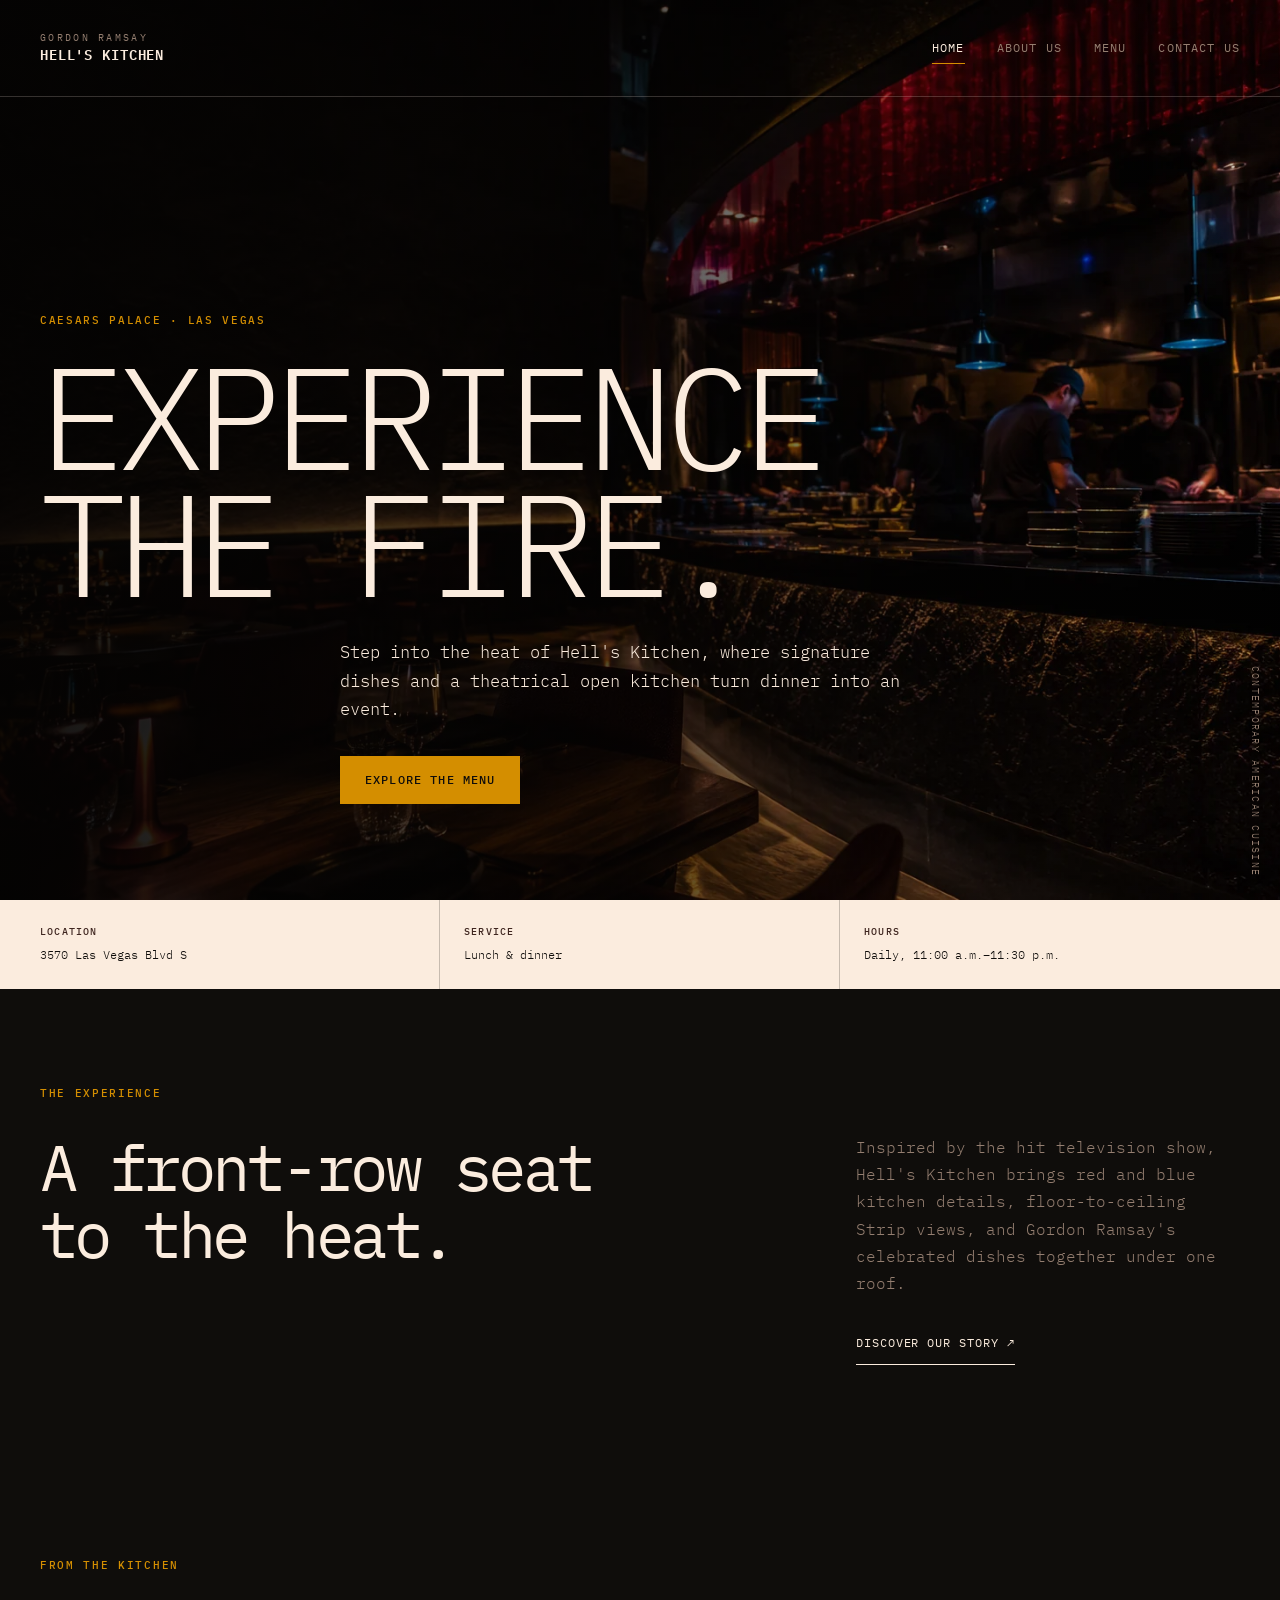
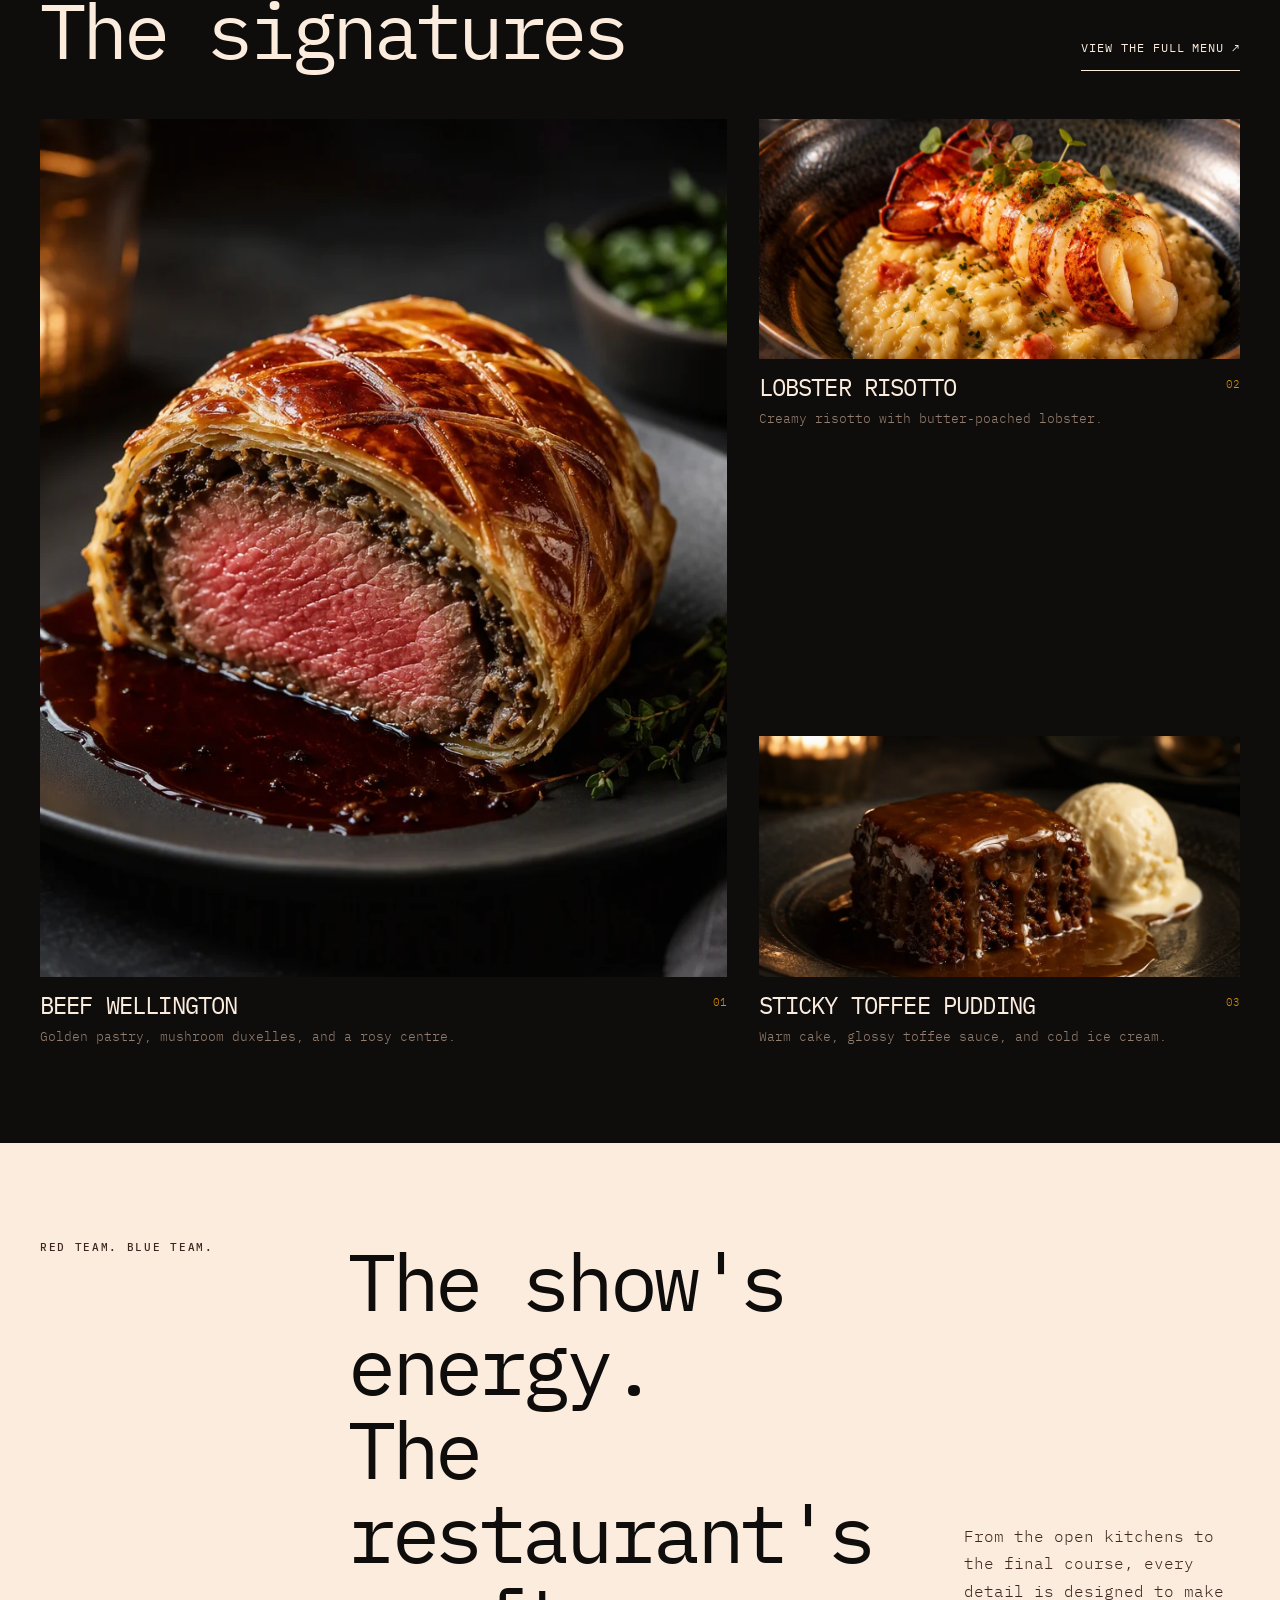
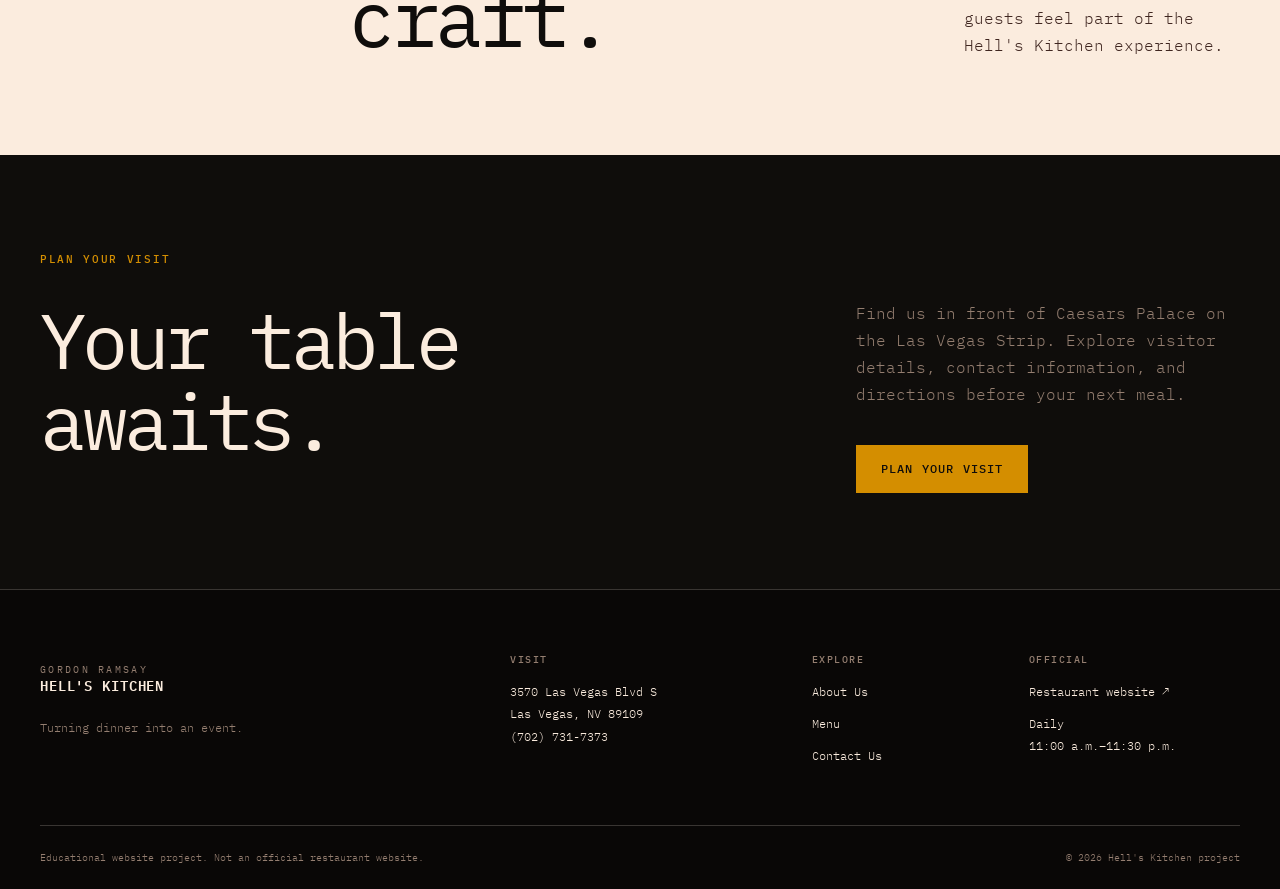
<file: index.html>
<!doctype html>
<html lang="en">
<head>
  <meta charset="utf-8">
  <meta name="viewport" content="width=device-width, initial-scale=1">
  <meta name="description" content="Explore Gordon Ramsay Hell's Kitchen Las Vegas, its signature dishes, story, and visitor information.">
  <title>Hell's Kitchen Las Vegas | Home</title>
  <link rel="preconnect" href="https://fonts.googleapis.com">
  <link rel="preconnect" href="https://fonts.gstatic.com" crossorigin>
  <link href="https://fonts.googleapis.com/css2?family=IBM+Plex+Mono:wght@300;400;500;600&display=swap" rel="stylesheet">
  <link rel="stylesheet" href="style.css">
  <script src="src/main.js" defer></script>
</head>
<body>
  <a class="skip-link" href="#main-content">Skip to main content</a>

  <header class="site-header">
    <div class="header-inner shell">
      <a class="brand" href="index.html" aria-label="Hell's Kitchen home">
        <span class="brand-chef">Gordon Ramsay</span>
        <span class="brand-name">Hell's Kitchen</span>
      </a>
      <button class="nav-toggle" type="button" aria-expanded="false" aria-controls="primary-navigation">
        <span class="nav-toggle-label">Menu</span>
        <span class="nav-toggle-lines" aria-hidden="true"></span>
      </button>
      <nav class="primary-nav" id="primary-navigation" aria-label="Primary navigation">
        <a href="index.html" aria-current="page">Home</a>
        <a href="aboutus.html">About Us</a>
        <a href="products.html">Menu</a>
        <a href="contactus.html">Contact Us</a>
      </nav>
    </div>
  </header>

  <main id="main-content">
    <section class="hero" aria-labelledby="hero-title">
      <img class="hero-image" src="assets/images/hero-kitchen.webp" alt="A dramatic restaurant interior with chefs working in an open kitchen" width="1536" height="1024">
      <div class="hero-shade" aria-hidden="true"></div>
      <div class="hero-content shell">
        <p class="eyebrow">Caesars Palace · Las Vegas</p>
        <h1 id="hero-title">Experience<br>the fire.</h1>
        <p class="hero-copy">Step into the heat of Hell's Kitchen, where signature dishes and a theatrical open kitchen turn dinner into an event.</p>
        <a class="button button-primary" href="products.html">Explore the menu</a>
      </div>
      <p class="hero-note">Contemporary American cuisine</p>
    </section>

    <section class="service-strip" aria-label="Restaurant highlights">
      <div class="shell service-grid">
        <p><span>Location</span>3570 Las Vegas Blvd S</p>
        <p><span>Service</span>Lunch &amp; dinner</p>
        <p><span>Hours</span>Daily, 11:00 a.m.–11:30 p.m.</p>
      </div>
    </section>

    <section class="intro shell section-space" aria-labelledby="intro-title">
      <p class="section-label">The experience</p>
      <div class="intro-content">
        <h2 id="intro-title">A front-row seat<br>to the heat.</h2>
        <div class="intro-copy">
          <p>Inspired by the hit television show, Hell's Kitchen brings red and blue kitchen details, floor-to-ceiling Strip views, and Gordon Ramsay's celebrated dishes together under one roof.</p>
          <a class="text-link" href="aboutus.html">Discover our story <span aria-hidden="true">↗</span></a>
        </div>
      </div>
    </section>

    <section class="featured section-space" aria-labelledby="featured-title">
      <div class="shell section-heading">
        <div>
          <p class="section-label">From the kitchen</p>
          <h2 id="featured-title">The signatures</h2>
        </div>
        <a class="text-link" href="products.html">View the full menu <span aria-hidden="true">↗</span></a>
      </div>

      <div class="shell dish-grid">
        <article class="dish dish-large">
          <a href="products.html#beef-wellington" aria-label="View Beef Wellington on the menu">
            <div class="dish-image-wrap">
              <img src="assets/images/beef-wellington.webp" alt="Sliced Beef Wellington with golden pastry and dark jus" width="1024" height="1024" loading="lazy">
            </div>
            <div class="dish-caption">
              <h3>Beef Wellington</h3>
              <p>Golden pastry, mushroom duxelles, and a rosy centre.</p>
              <span class="dish-number" aria-hidden="true">01</span>
            </div>
          </a>
        </article>

        <article class="dish">
          <a href="products.html#lobster-risotto" aria-label="View Lobster Risotto on the menu">
            <div class="dish-image-wrap">
              <img src="assets/images/lobster-risotto.webp" alt="Lobster risotto topped with butter-poached lobster" width="1024" height="1024" loading="lazy">
            </div>
            <div class="dish-caption">
              <h3>Lobster Risotto</h3>
              <p>Creamy risotto with butter-poached lobster.</p>
              <span class="dish-number" aria-hidden="true">02</span>
            </div>
          </a>
        </article>

        <article class="dish dish-offset">
          <a href="products.html#sticky-toffee-pudding" aria-label="View Sticky Toffee Pudding on the menu">
            <div class="dish-image-wrap">
              <img src="assets/images/sticky-toffee-pudding.webp" alt="Sticky toffee pudding with toffee sauce and vanilla ice cream" width="1024" height="1024" loading="lazy">
            </div>
            <div class="dish-caption">
              <h3>Sticky Toffee Pudding</h3>
              <p>Warm cake, glossy toffee sauce, and cold ice cream.</p>
              <span class="dish-number" aria-hidden="true">03</span>
            </div>
          </a>
        </article>
      </div>
    </section>

    <section class="story-band section-space" aria-labelledby="story-title">
      <div class="shell story-grid">
        <p class="section-label">Red team. Blue team.</p>
        <h2 id="story-title">The show's energy.<br>The restaurant's craft.</h2>
        <p>From the open kitchens to the final course, every detail is designed to make guests feel part of the Hell's Kitchen experience.</p>
      </div>
    </section>

    <section class="visit shell section-space" aria-labelledby="visit-title">
      <p class="section-label">Plan your visit</p>
      <div class="visit-content">
        <h2 id="visit-title">Your table awaits.</h2>
        <div>
          <p>Find us in front of Caesars Palace on the Las Vegas Strip. Explore visitor details, contact information, and directions before your next meal.</p>
          <a class="button button-primary" href="contactus.html">Plan your visit</a>
        </div>
      </div>
    </section>
  </main>

  <footer class="site-footer">
    <div class="shell footer-grid">
      <div>
        <a class="brand footer-brand" href="index.html" aria-label="Hell's Kitchen home">
          <span class="brand-chef">Gordon Ramsay</span>
          <span class="brand-name">Hell's Kitchen</span>
        </a>
        <p class="footer-tagline">Turning dinner into an event.</p>
      </div>
      <div>
        <h2>Visit</h2>
        <address>3570 Las Vegas Blvd S<br>Las Vegas, NV 89109</address>
        <a href="tel:+17027317373">(702) 731-7373</a>
      </div>
      <div>
        <h2>Explore</h2>
        <a href="aboutus.html">About Us</a>
        <a href="products.html">Menu</a>
        <a href="contactus.html">Contact Us</a>
      </div>
      <div>
        <h2>Official</h2>
        <a href="https://www.gordonramsayrestaurants.com/en/us/hells-kitchen/locations/las-vegas" target="_blank" rel="noopener noreferrer">Restaurant website <span aria-hidden="true">↗</span></a>
        <p>Daily<br>11:00 a.m.–11:30 p.m.</p>
      </div>
    </div>
    <div class="shell footer-bottom">
      <p>Educational website project. Not an official restaurant website.</p>
      <p>&copy; <span data-current-year>2026</span> Hell's Kitchen project</p>
    </div>
  </footer>
</body>
</html>
</file>
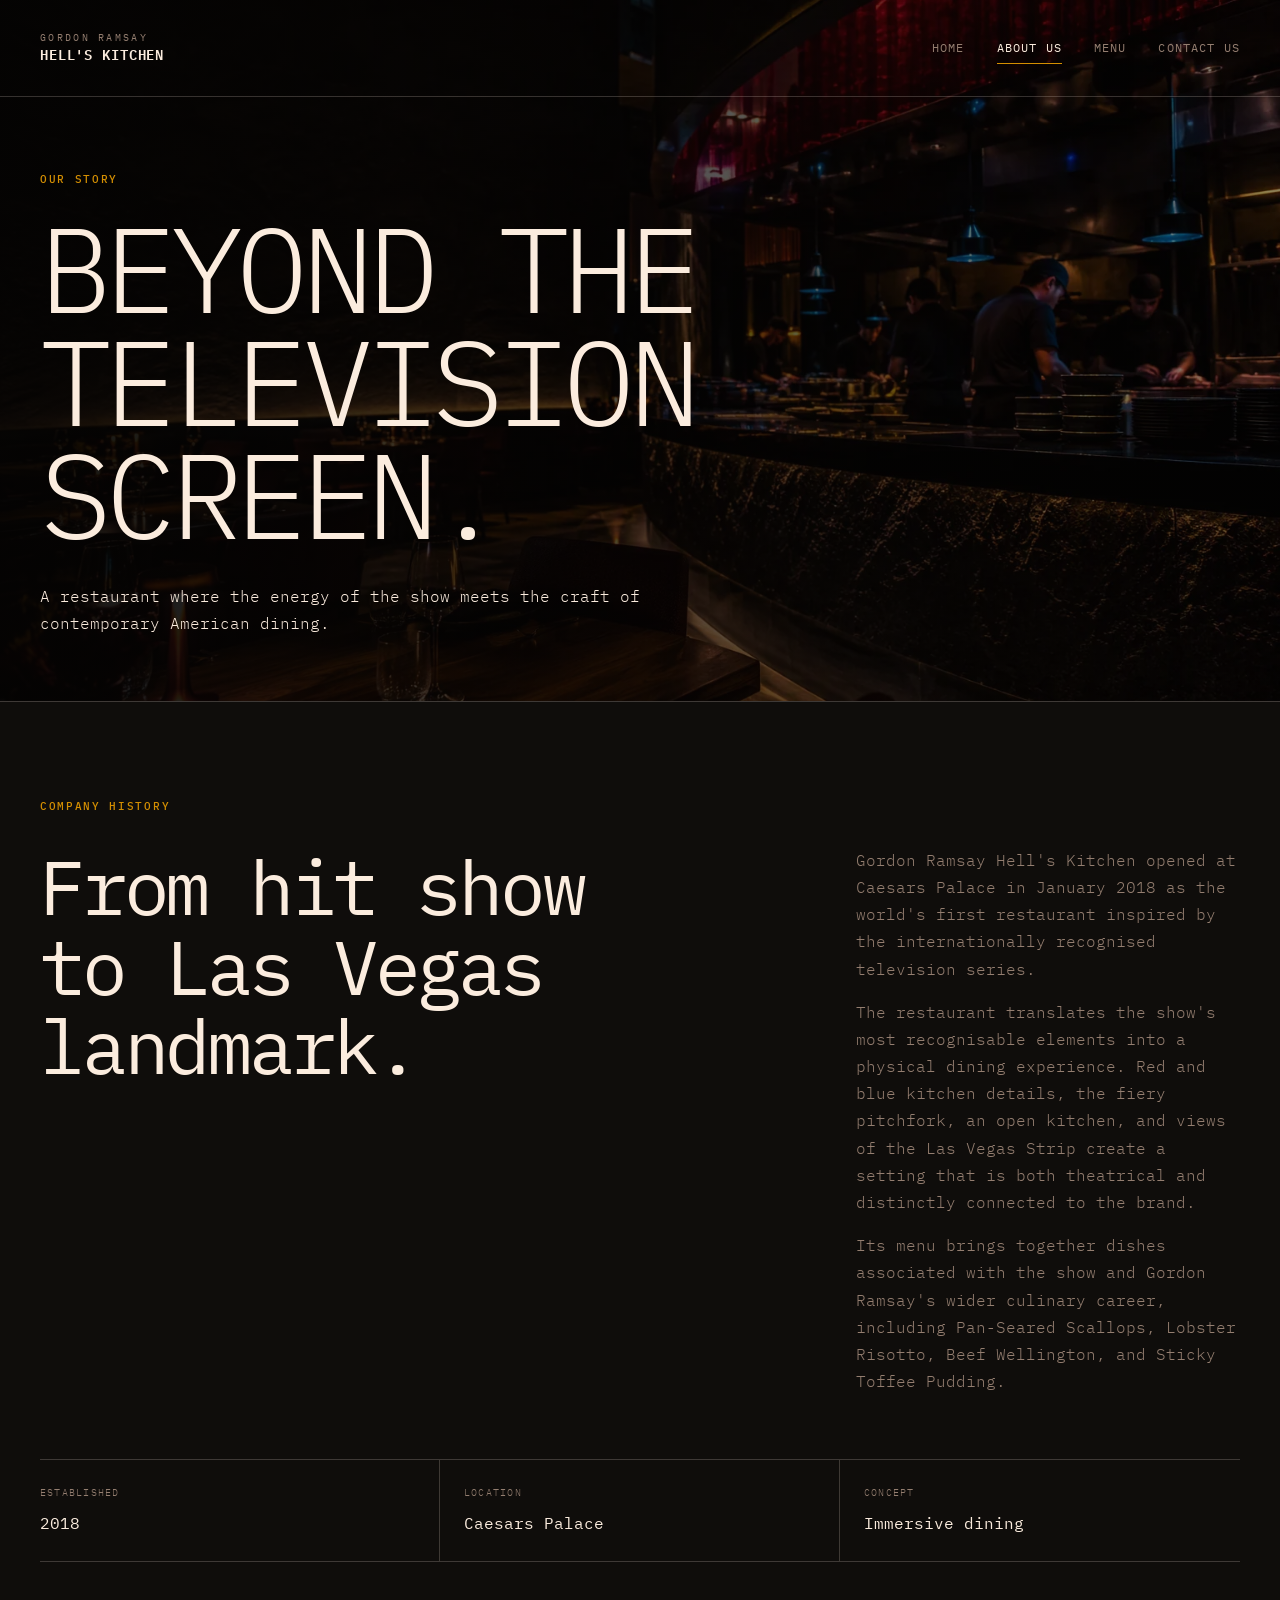
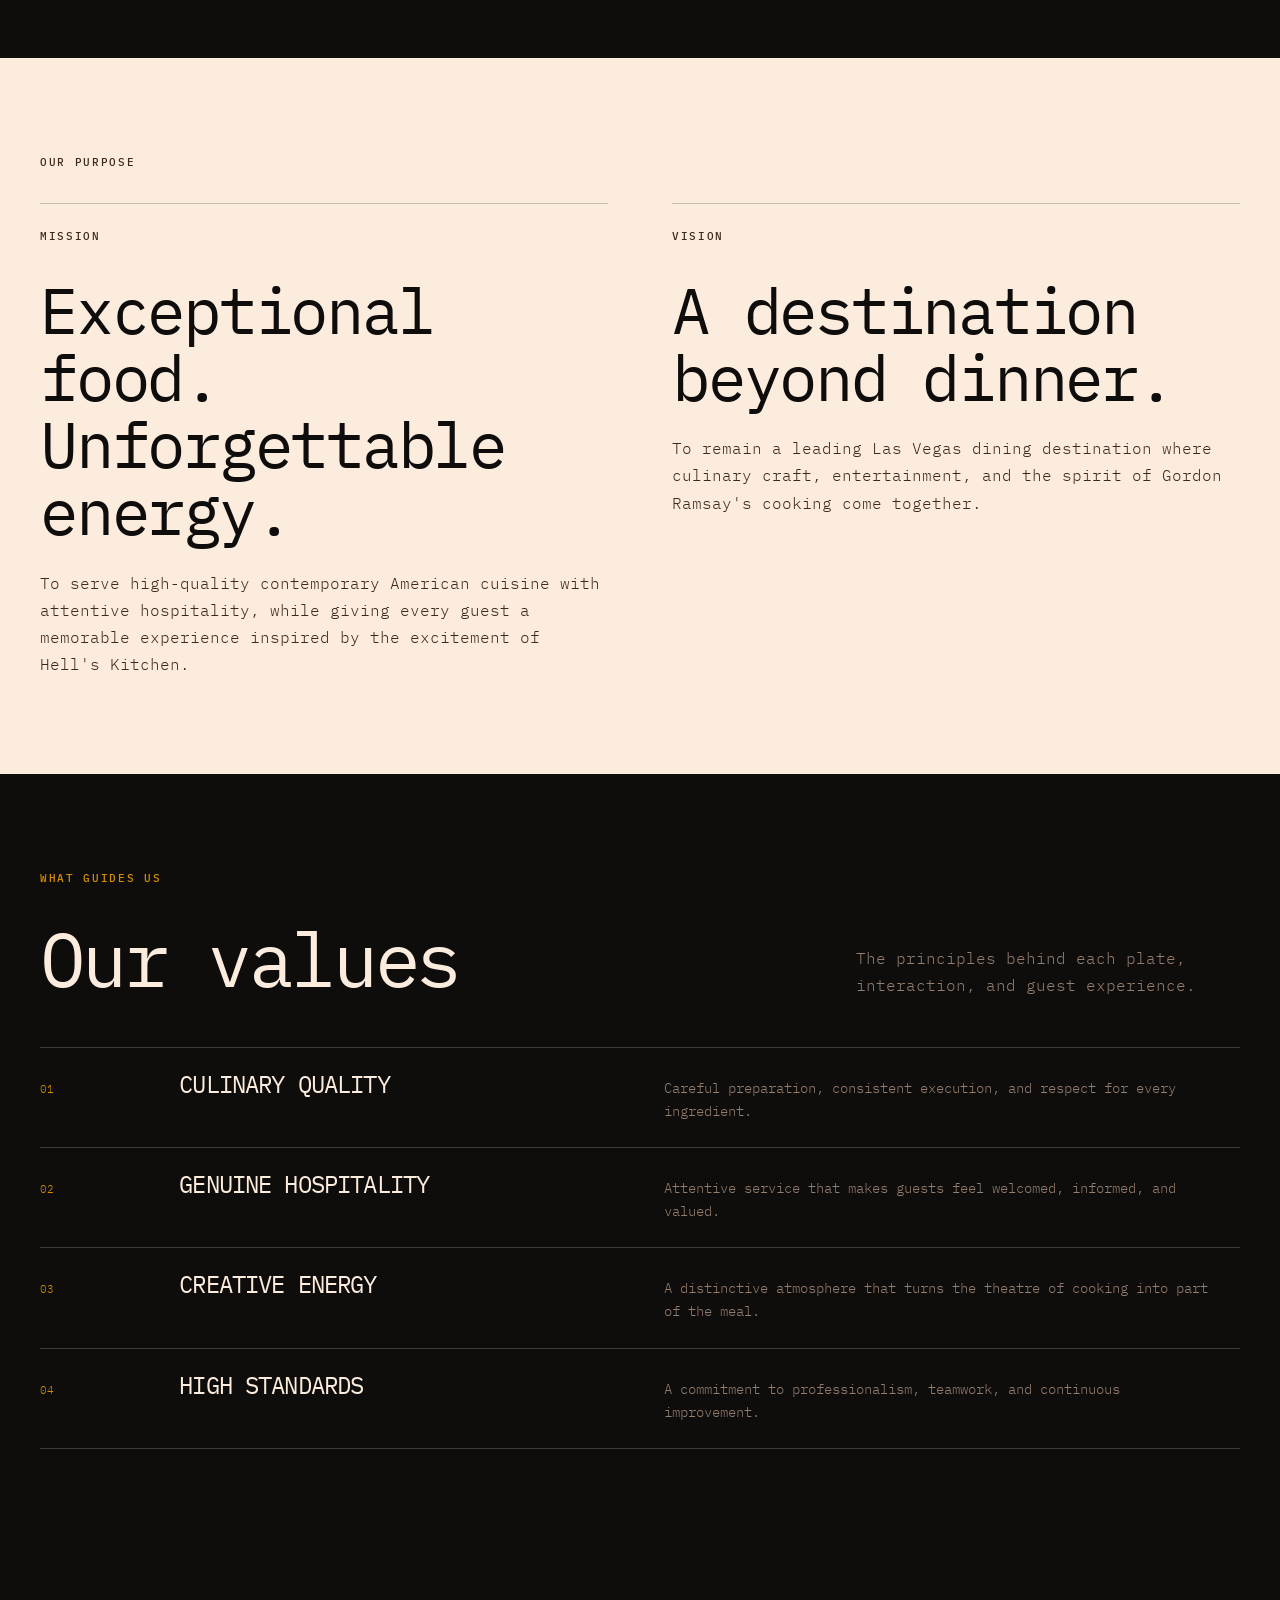
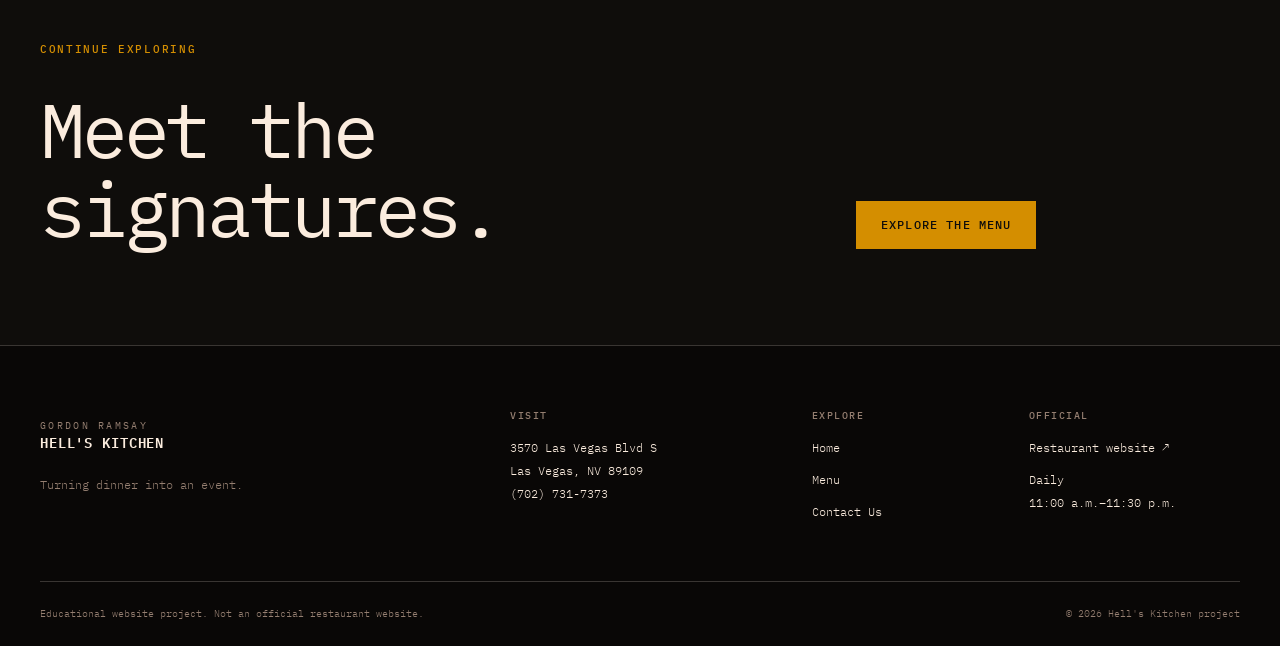
<file: aboutus.html>
<!doctype html>
<html lang="en">
<head>
  <meta charset="utf-8">
  <meta name="viewport" content="width=device-width, initial-scale=1">
  <meta name="description" content="Discover the history, mission, vision, and values behind Gordon Ramsay Hell's Kitchen Las Vegas.">
  <title>About Us | Hell's Kitchen Las Vegas</title>
  <link rel="preconnect" href="https://fonts.googleapis.com">
  <link rel="preconnect" href="https://fonts.gstatic.com" crossorigin>
  <link href="https://fonts.googleapis.com/css2?family=IBM+Plex+Mono:wght@300;400;500;600&display=swap" rel="stylesheet">
  <link rel="stylesheet" href="style.css">
  <script src="src/main.js" defer></script>
</head>
<body>
  <a class="skip-link" href="#main-content">Skip to main content</a>

  <header class="site-header">
    <div class="header-inner shell">
      <a class="brand" href="index.html" aria-label="Hell's Kitchen home">
        <span class="brand-chef">Gordon Ramsay</span>
        <span class="brand-name">Hell's Kitchen</span>
      </a>
      <button class="nav-toggle" type="button" aria-expanded="false" aria-controls="primary-navigation">
        <span class="nav-toggle-label">Menu</span>
        <span class="nav-toggle-lines" aria-hidden="true"></span>
      </button>
      <nav class="primary-nav" id="primary-navigation" aria-label="Primary navigation">
        <a href="index.html">Home</a>
        <a href="aboutus.html" aria-current="page">About Us</a>
        <a href="products.html">Menu</a>
        <a href="contactus.html">Contact Us</a>
      </nav>
    </div>
  </header>

  <main id="main-content">
    <section class="page-hero" aria-labelledby="page-title">
      <img class="page-hero-image" src="assets/images/hero-kitchen.webp" alt="The atmospheric dining room and open kitchen" width="1536" height="1024">
      <div class="page-hero-shade" aria-hidden="true"></div>
      <div class="page-hero-content shell">
        <p class="eyebrow">Our story</p>
        <h1 id="page-title">Beyond the<br>television screen.</h1>
        <p class="page-hero-copy">A restaurant where the energy of the show meets the craft of contemporary American dining.</p>
      </div>
    </section>

    <section class="history shell section-space" aria-labelledby="history-title">
      <p class="section-label">Company history</p>
      <div class="history-grid">
        <h2 id="history-title">From hit show to Las Vegas landmark.</h2>
        <div class="history-copy">
          <p>Gordon Ramsay Hell's Kitchen opened at Caesars Palace in January 2018 as the world's first restaurant inspired by the internationally recognised television series.</p>
          <p>The restaurant translates the show's most recognisable elements into a physical dining experience. Red and blue kitchen details, the fiery pitchfork, an open kitchen, and views of the Las Vegas Strip create a setting that is both theatrical and distinctly connected to the brand.</p>
          <p>Its menu brings together dishes associated with the show and Gordon Ramsay's wider culinary career, including Pan-Seared Scallops, Lobster Risotto, Beef Wellington, and Sticky Toffee Pudding.</p>
        </div>
      </div>
      <div class="facts-row" aria-label="Restaurant facts">
        <div class="fact"><span>Established</span><strong>2018</strong></div>
        <div class="fact"><span>Location</span><strong>Caesars Palace</strong></div>
        <div class="fact"><span>Concept</span><strong>Immersive dining</strong></div>
      </div>
    </section>

    <section class="purpose-section section-space" aria-labelledby="purpose-title">
      <div class="shell">
        <p class="section-label">Our purpose</p>
        <h2 class="visually-hidden" id="purpose-title">Mission and vision</h2>
        <div class="purpose-grid">
          <article class="purpose-block">
            <p class="section-label">Mission</p>
            <h3>Exceptional food.<br>Unforgettable energy.</h3>
            <p>To serve high-quality contemporary American cuisine with attentive hospitality, while giving every guest a memorable experience inspired by the excitement of Hell's Kitchen.</p>
          </article>
          <article class="purpose-block">
            <p class="section-label">Vision</p>
            <h3>A destination beyond dinner.</h3>
            <p>To remain a leading Las Vegas dining destination where culinary craft, entertainment, and the spirit of Gordon Ramsay's cooking come together.</p>
          </article>
        </div>
      </div>
    </section>

    <section class="values shell section-space" aria-labelledby="values-title">
      <p class="section-label">What guides us</p>
      <div class="values-heading">
        <h2 id="values-title">Our values</h2>
        <p>The principles behind each plate, interaction, and guest experience.</p>
      </div>
      <div class="values-list">
        <article class="value-row">
          <span class="value-number" aria-hidden="true">01</span>
          <h3>Culinary quality</h3>
          <p>Careful preparation, consistent execution, and respect for every ingredient.</p>
        </article>
        <article class="value-row">
          <span class="value-number" aria-hidden="true">02</span>
          <h3>Genuine hospitality</h3>
          <p>Attentive service that makes guests feel welcomed, informed, and valued.</p>
        </article>
        <article class="value-row">
          <span class="value-number" aria-hidden="true">03</span>
          <h3>Creative energy</h3>
          <p>A distinctive atmosphere that turns the theatre of cooking into part of the meal.</p>
        </article>
        <article class="value-row">
          <span class="value-number" aria-hidden="true">04</span>
          <h3>High standards</h3>
          <p>A commitment to professionalism, teamwork, and continuous improvement.</p>
        </article>
      </div>
    </section>

    <section class="next-page shell section-space" aria-labelledby="next-title">
      <p class="section-label">Continue exploring</p>
      <div class="next-page-content">
        <h2 id="next-title">Meet the signatures.</h2>
        <a class="button button-primary" href="products.html">Explore the menu</a>
      </div>
    </section>
  </main>

  <footer class="site-footer">
    <div class="shell footer-grid">
      <div>
        <a class="brand footer-brand" href="index.html" aria-label="Hell's Kitchen home">
          <span class="brand-chef">Gordon Ramsay</span>
          <span class="brand-name">Hell's Kitchen</span>
        </a>
        <p class="footer-tagline">Turning dinner into an event.</p>
      </div>
      <div>
        <h2>Visit</h2>
        <address>3570 Las Vegas Blvd S<br>Las Vegas, NV 89109</address>
        <a href="tel:+17027317373">(702) 731-7373</a>
      </div>
      <div>
        <h2>Explore</h2>
        <a href="index.html">Home</a>
        <a href="products.html">Menu</a>
        <a href="contactus.html">Contact Us</a>
      </div>
      <div>
        <h2>Official</h2>
        <a href="https://www.gordonramsayrestaurants.com/en/us/hells-kitchen/locations/las-vegas" target="_blank" rel="noopener noreferrer">Restaurant website <span aria-hidden="true">↗</span></a>
        <p>Daily<br>11:00 a.m.–11:30 p.m.</p>
      </div>
    </div>
    <div class="shell footer-bottom">
      <p>Educational website project. Not an official restaurant website.</p>
      <p>&copy; <span data-current-year>2026</span> Hell's Kitchen project</p>
    </div>
  </footer>
</body>
</html>
</file>
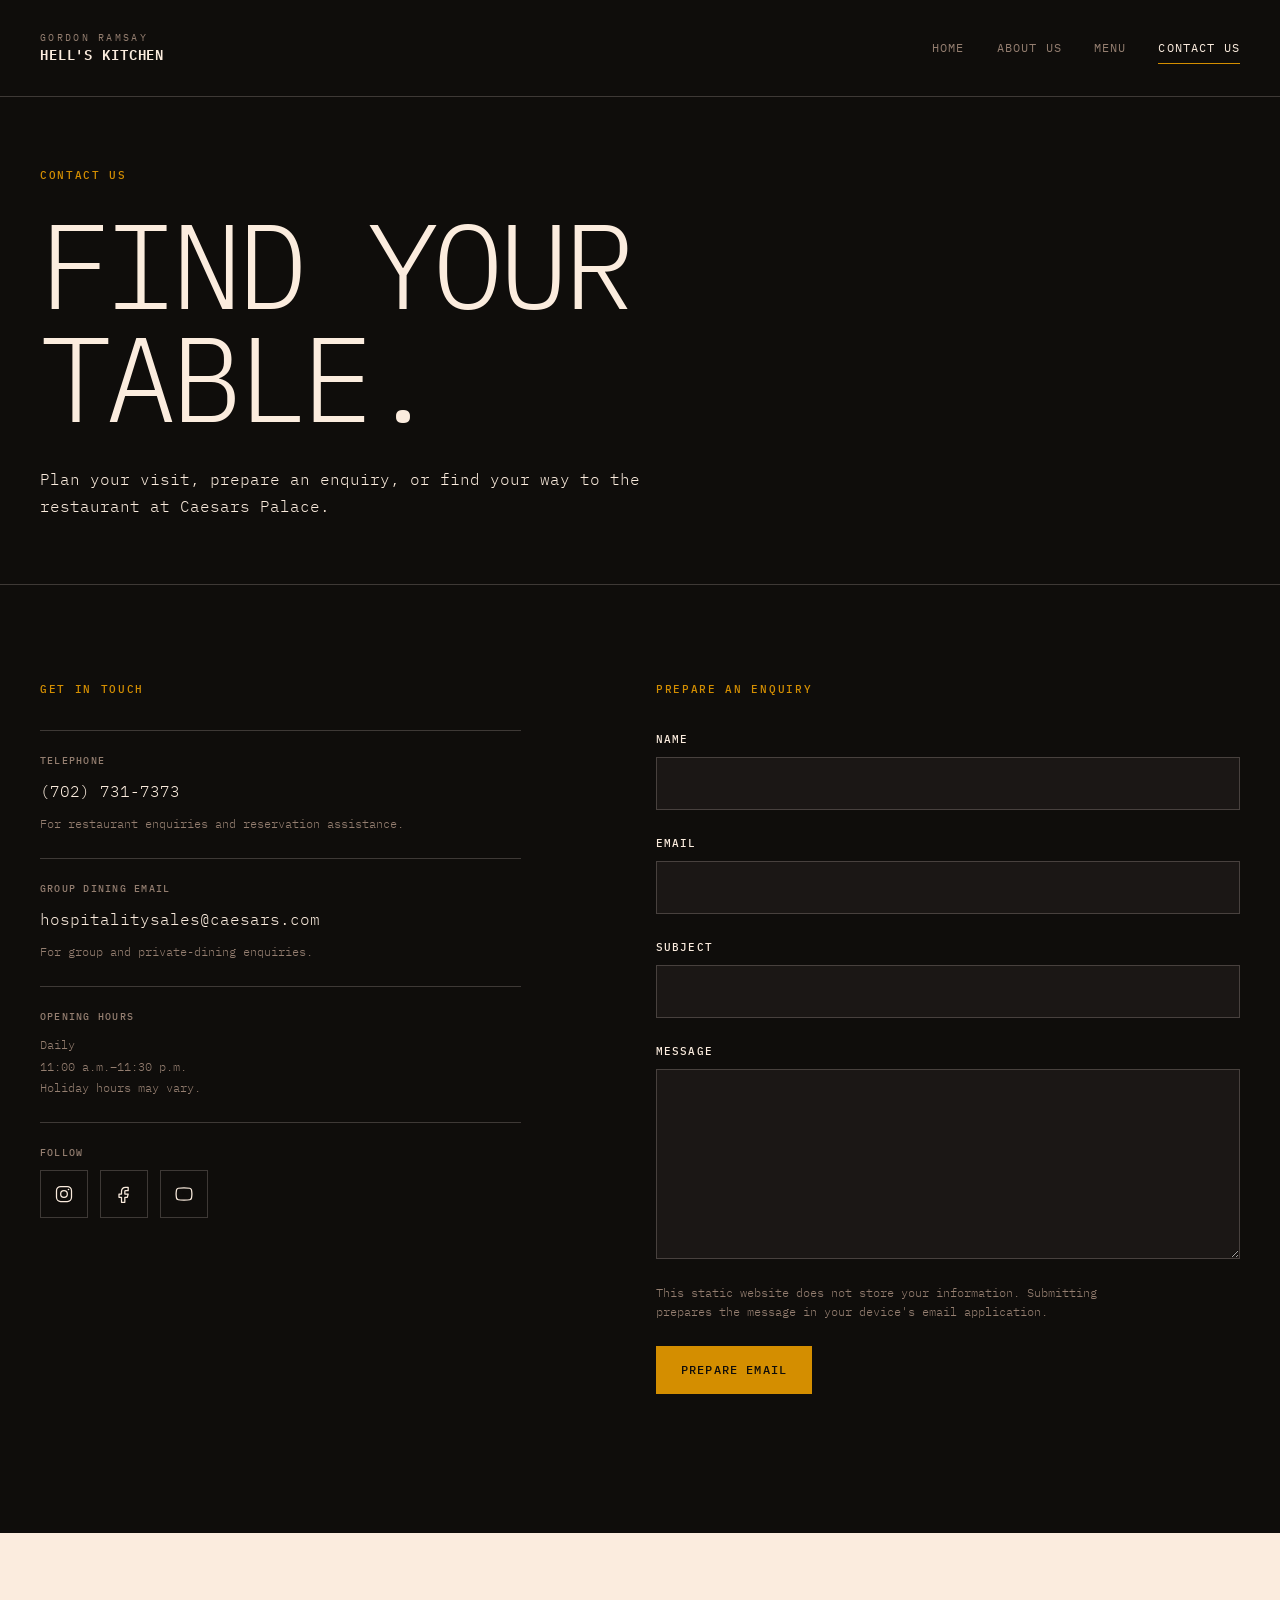
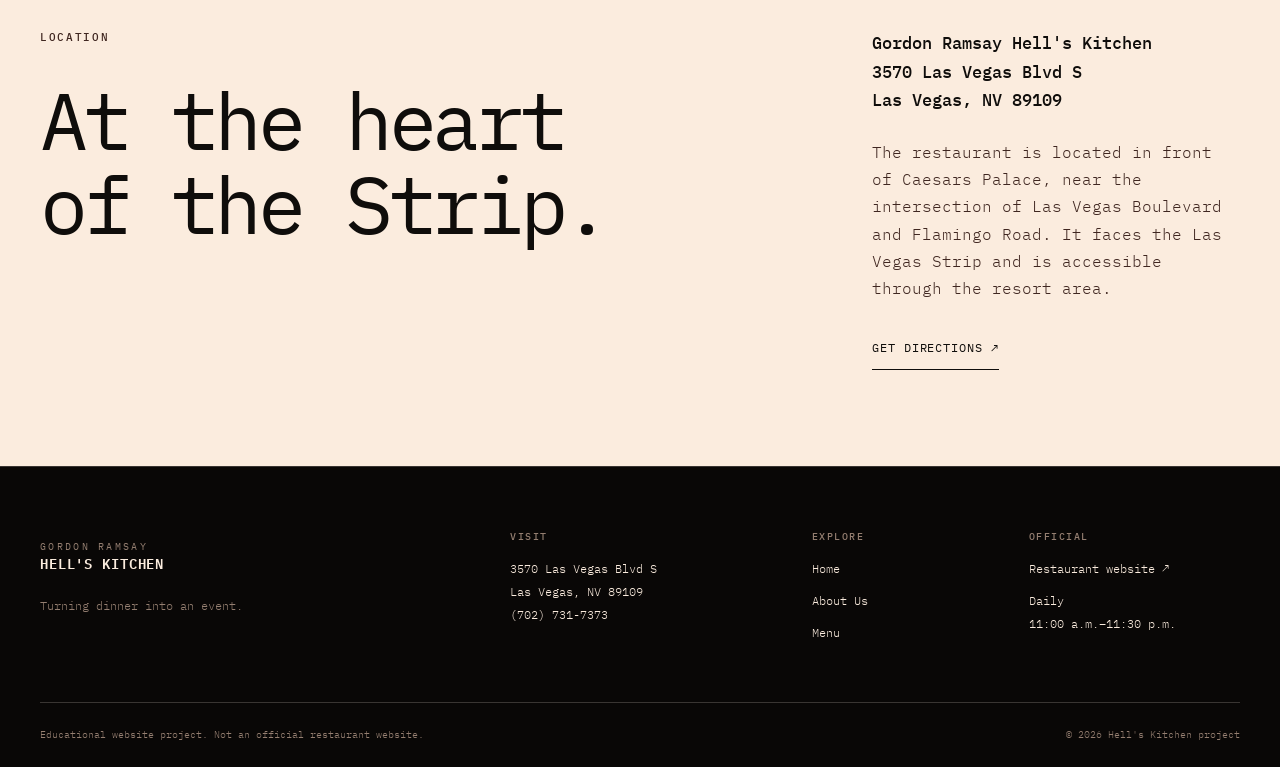
<file: contactus.html>
<!doctype html>
<html lang="en">
<head>
  <meta charset="utf-8">
  <meta name="viewport" content="width=device-width, initial-scale=1">
  <meta name="description" content="Contact Gordon Ramsay Hell's Kitchen Las Vegas, find its location, and prepare an enquiry.">
  <title>Contact Us | Hell's Kitchen Las Vegas</title>
  <link rel="preconnect" href="https://fonts.googleapis.com">
  <link rel="preconnect" href="https://fonts.gstatic.com" crossorigin>
  <link href="https://fonts.googleapis.com/css2?family=IBM+Plex+Mono:wght@300;400;500;600&display=swap" rel="stylesheet">
  <link rel="stylesheet" href="style.css">
  <script src="src/main.js" defer></script>
</head>
<body>
  <a class="skip-link" href="#main-content">Skip to main content</a>

  <header class="site-header">
    <div class="header-inner shell">
      <a class="brand" href="index.html" aria-label="Hell's Kitchen home">
        <span class="brand-chef">Gordon Ramsay</span>
        <span class="brand-name">Hell's Kitchen</span>
      </a>
      <button class="nav-toggle" type="button" aria-expanded="false" aria-controls="primary-navigation">
        <span class="nav-toggle-label">Menu</span>
        <span class="nav-toggle-lines" aria-hidden="true"></span>
      </button>
      <nav class="primary-nav" id="primary-navigation" aria-label="Primary navigation">
        <a href="index.html">Home</a>
        <a href="aboutus.html">About Us</a>
        <a href="products.html">Menu</a>
        <a href="contactus.html" aria-current="page">Contact Us</a>
      </nav>
    </div>
  </header>

  <main id="main-content">
    <section class="page-hero page-hero-plain" aria-labelledby="page-title">
      <div class="page-hero-content shell">
        <p class="eyebrow">Contact us</p>
        <h1 id="page-title">Find your<br>table.</h1>
        <p class="page-hero-copy">Plan your visit, prepare an enquiry, or find your way to the restaurant at Caesars Palace.</p>
      </div>
    </section>

    <section class="contact-section shell section-space" aria-labelledby="contact-title">
      <h2 class="visually-hidden" id="contact-title">Restaurant contact details and enquiry form</h2>
      <div class="contact-layout">
        <div class="contact-details">
          <p class="section-label">Get in touch</p>
          <div class="contact-item">
            <h3>Telephone</h3>
            <a href="tel:+17027317373">(702) 731-7373</a>
            <p>For restaurant enquiries and reservation assistance.</p>
          </div>
          <div class="contact-item">
            <h3>Group dining email</h3>
            <a href="mailto:hospitalitysales@caesars.com">hospitalitysales@caesars.com</a>
            <p>For group and private-dining enquiries.</p>
          </div>
          <div class="contact-item">
            <h3>Opening hours</h3>
            <p>Daily<br>11:00 a.m.–11:30 p.m.</p>
            <p>Holiday hours may vary.</p>
          </div>
          <div class="contact-item">
            <h3>Follow</h3>
            <div class="social-list">
              <a class="social-link" href="https://www.instagram.com/hellskitchen/" target="_blank" rel="noopener noreferrer" aria-label="Hell's Kitchen on Instagram">
                <svg viewBox="0 0 24 24" aria-hidden="true"><rect x="3" y="3" width="18" height="18" rx="5"></rect><circle cx="12" cy="12" r="4"></circle><circle class="icon-fill" cx="17.4" cy="6.6" r="1"></circle></svg>
              </a>
              <a class="social-link" href="https://www.facebook.com/gordonramsay/" target="_blank" rel="noopener noreferrer" aria-label="Gordon Ramsay on Facebook">
                <svg viewBox="0 0 24 24" aria-hidden="true"><path d="M14 8h3V4h-3c-3 0-5 2-5 5v3H6v4h3v6h4v-6h3l1-4h-4V9c0-.6.4-1 1-1Z"></path></svg>
              </a>
              <a class="social-link" href="https://www.youtube.com/gordonramsay" target="_blank" rel="noopener noreferrer" aria-label="Gordon Ramsay on YouTube">
                <svg viewBox="0 0 24 24" aria-hidden="true"><path d="M21 7.2a3 3 0 0 0-2.1-2.1C17.1 4.6 12 4.6 12 4.6s-5.1 0-6.9.5A3 3 0 0 0 3 7.2 31 31 0 0 0 2.5 12 31 31 0 0 0 3 16.8a3 3 0 0 0 2.1 2.1c1.8.5 6.9.5 6.9.5s5.1 0 6.9-.5a3 3 0 0 0 2.1-2.1 31 31 0 0 0 .5-4.8 31 31 0 0 0-.5-4.8Z"></path><path class="icon-inverse" d="m10 15 5-3-5-3v6Z"></path></svg>
              </a>
            </div>
          </div>
        </div>

        <div class="form-column">
          <p class="section-label">Prepare an enquiry</p>
          <form class="contact-form" id="contact-form" novalidate>
            <div class="form-field">
              <label for="name">Name</label>
              <input id="name" name="name" type="text" autocomplete="name" minlength="2" required>
            </div>
            <div class="form-field">
              <label for="email">Email</label>
              <input id="email" name="email" type="email" autocomplete="email" required>
            </div>
            <div class="form-field">
              <label for="subject">Subject</label>
              <input id="subject" name="subject" type="text" minlength="3" required>
            </div>
            <div class="form-field">
              <label for="message">Message</label>
              <textarea id="message" name="message" rows="6" minlength="10" required></textarea>
            </div>
            <p class="form-note">This static website does not store your information. Submitting prepares the message in your device's email application.</p>
            <button class="button button-primary" type="submit">Prepare email</button>
            <p class="form-status" id="form-status" role="status" aria-live="polite"></p>
          </form>
        </div>
      </div>
    </section>

    <section class="location-section section-space" aria-labelledby="location-title">
      <div class="shell location-panel">
        <div>
          <p class="section-label">Location</p>
          <h2 id="location-title">At the heart of the Strip.</h2>
        </div>
        <div class="location-description">
          <address>Gordon Ramsay Hell's Kitchen<br>3570 Las Vegas Blvd S<br>Las Vegas, NV 89109</address>
          <p>The restaurant is located in front of Caesars Palace, near the intersection of Las Vegas Boulevard and Flamingo Road. It faces the Las Vegas Strip and is accessible through the resort area.</p>
          <a class="text-link" href="https://www.google.com/maps/dir/?api=1&amp;destination=Gordon+Ramsay+Hell%27s+Kitchen+Las+Vegas" target="_blank" rel="noopener noreferrer">Get directions <span aria-hidden="true">↗</span></a>
        </div>
      </div>
    </section>
  </main>

  <footer class="site-footer">
    <div class="shell footer-grid">
      <div>
        <a class="brand footer-brand" href="index.html" aria-label="Hell's Kitchen home">
          <span class="brand-chef">Gordon Ramsay</span>
          <span class="brand-name">Hell's Kitchen</span>
        </a>
        <p class="footer-tagline">Turning dinner into an event.</p>
      </div>
      <div>
        <h2>Visit</h2>
        <address>3570 Las Vegas Blvd S<br>Las Vegas, NV 89109</address>
        <a href="tel:+17027317373">(702) 731-7373</a>
      </div>
      <div>
        <h2>Explore</h2>
        <a href="index.html">Home</a>
        <a href="aboutus.html">About Us</a>
        <a href="products.html">Menu</a>
      </div>
      <div>
        <h2>Official</h2>
        <a href="https://www.gordonramsayrestaurants.com/en/us/hells-kitchen/locations/las-vegas" target="_blank" rel="noopener noreferrer">Restaurant website <span aria-hidden="true">↗</span></a>
        <p>Daily<br>11:00 a.m.–11:30 p.m.</p>
      </div>
    </div>
    <div class="shell footer-bottom">
      <p>Educational website project. Not an official restaurant website.</p>
      <p>&copy; <span data-current-year>2026</span> Hell's Kitchen project</p>
    </div>
  </footer>
</body>
</html>
</file>
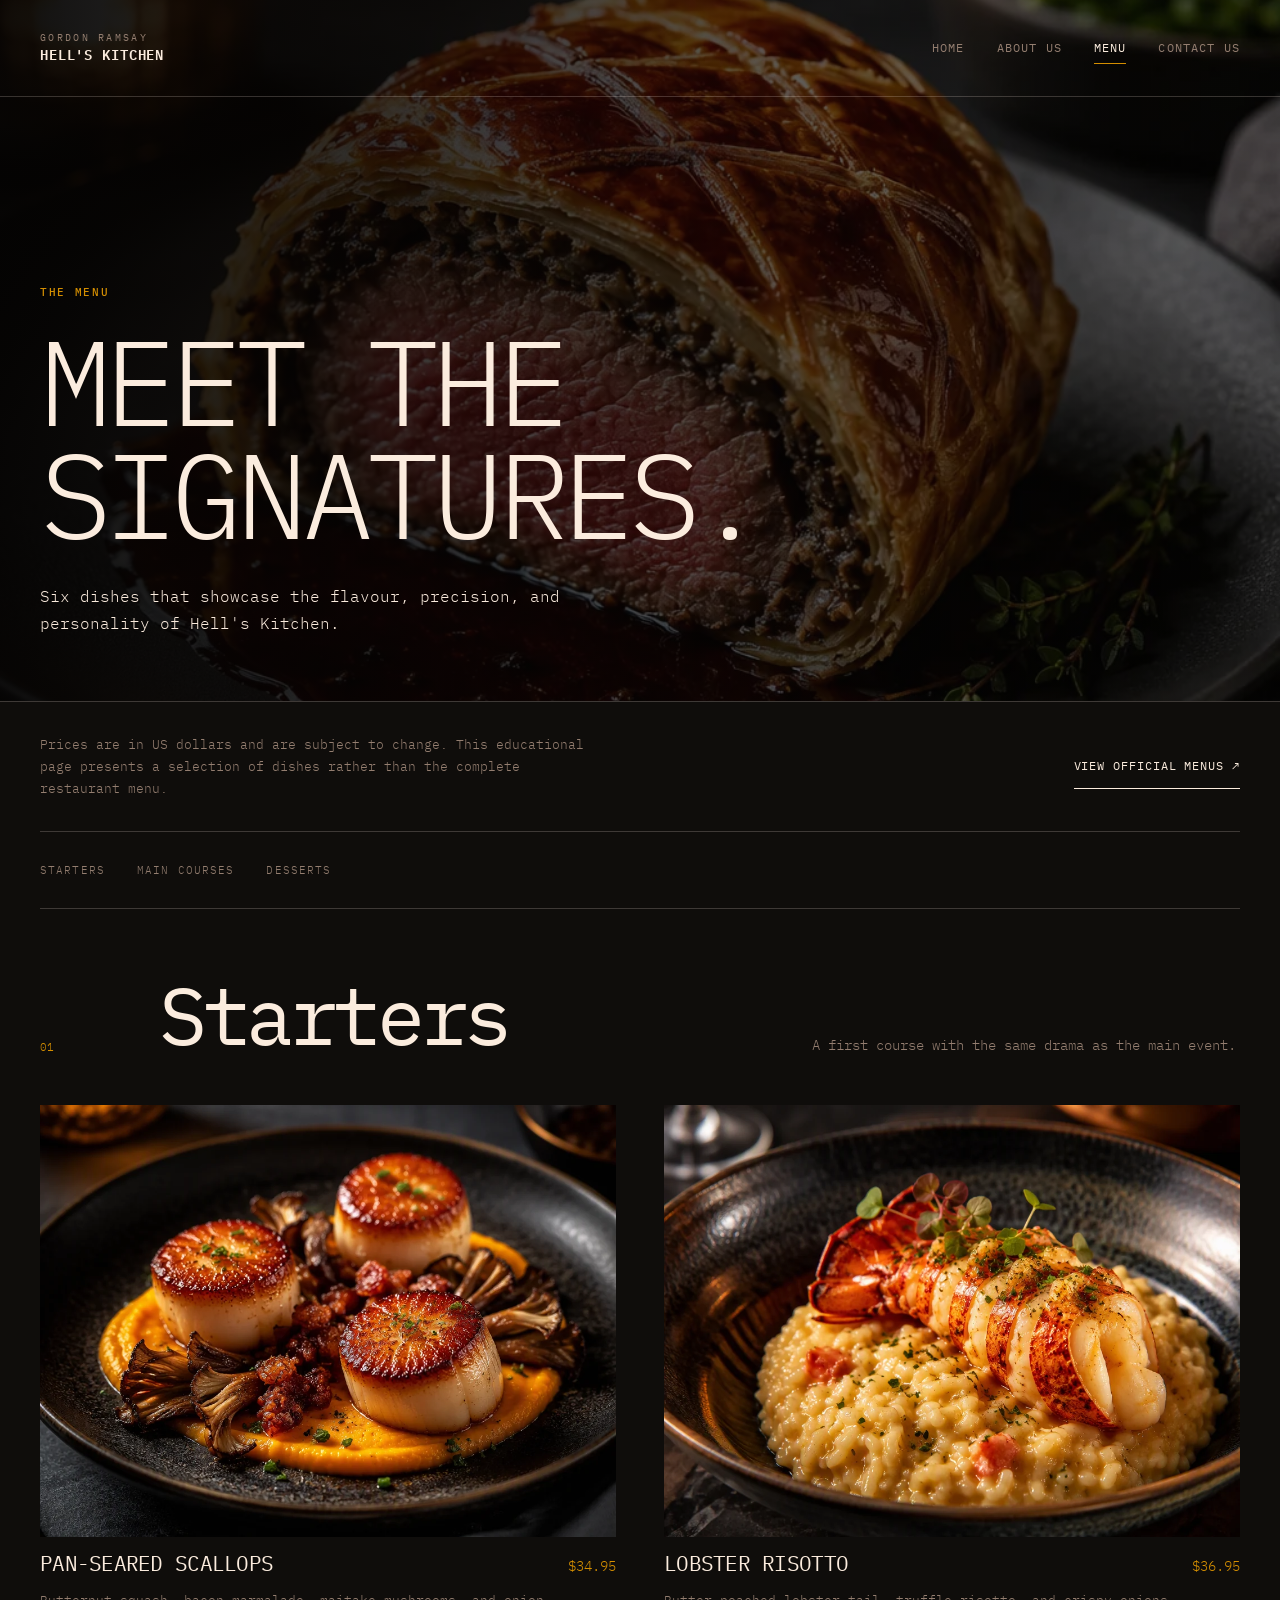
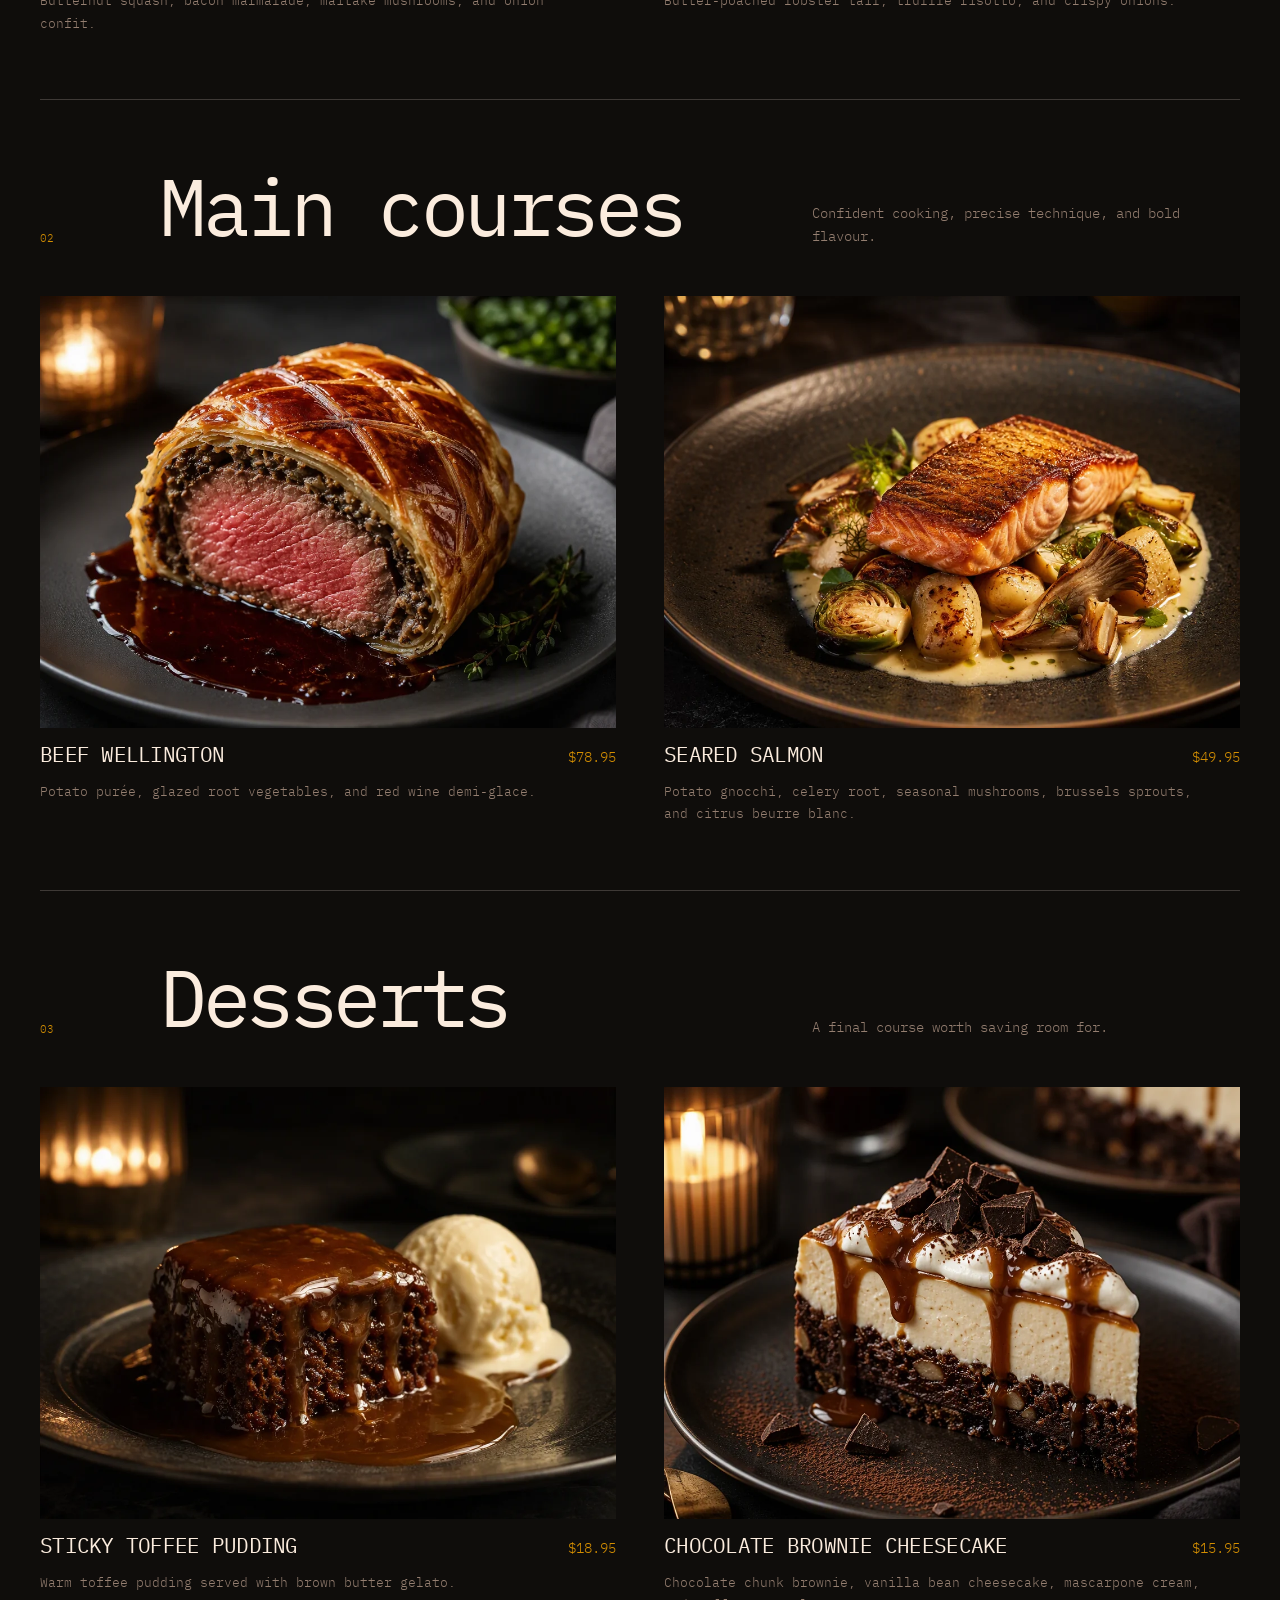
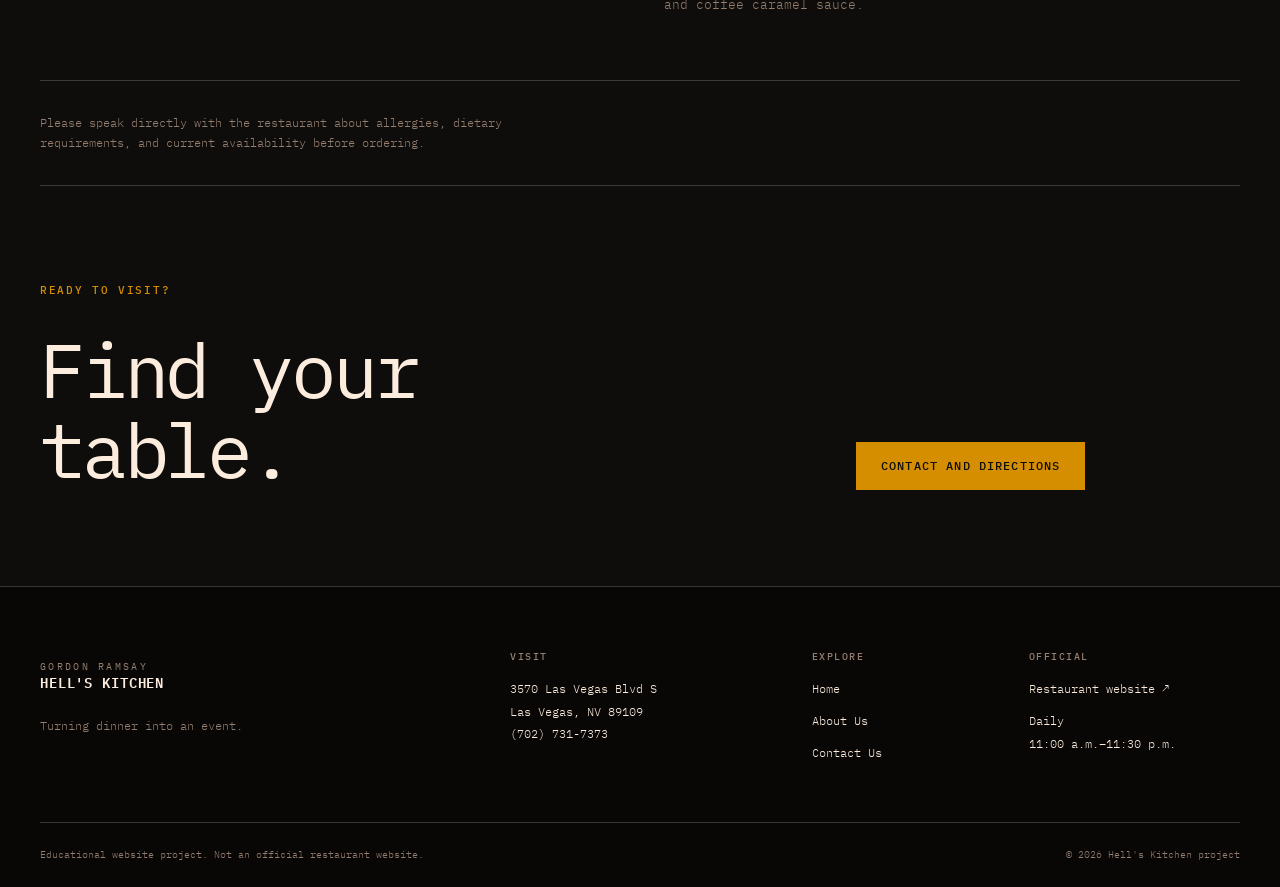
<file: products.html>
<!doctype html>
<html lang="en">
<head>
  <meta charset="utf-8">
  <meta name="viewport" content="width=device-width, initial-scale=1">
  <meta name="description" content="Explore six signature dishes from Gordon Ramsay Hell's Kitchen Las Vegas, with descriptions and prices.">
  <title>Menu | Hell's Kitchen Las Vegas</title>
  <link rel="preconnect" href="https://fonts.googleapis.com">
  <link rel="preconnect" href="https://fonts.gstatic.com" crossorigin>
  <link href="https://fonts.googleapis.com/css2?family=IBM+Plex+Mono:wght@300;400;500;600&display=swap" rel="stylesheet">
  <link rel="stylesheet" href="style.css">
  <script src="src/main.js" defer></script>
</head>
<body>
  <a class="skip-link" href="#main-content">Skip to main content</a>

  <header class="site-header">
    <div class="header-inner shell">
      <a class="brand" href="index.html" aria-label="Hell's Kitchen home">
        <span class="brand-chef">Gordon Ramsay</span>
        <span class="brand-name">Hell's Kitchen</span>
      </a>
      <button class="nav-toggle" type="button" aria-expanded="false" aria-controls="primary-navigation">
        <span class="nav-toggle-label">Menu</span>
        <span class="nav-toggle-lines" aria-hidden="true"></span>
      </button>
      <nav class="primary-nav" id="primary-navigation" aria-label="Primary navigation">
        <a href="index.html">Home</a>
        <a href="aboutus.html">About Us</a>
        <a href="products.html" aria-current="page">Menu</a>
        <a href="contactus.html">Contact Us</a>
      </nav>
    </div>
  </header>

  <main id="main-content">
    <section class="page-hero" aria-labelledby="page-title">
      <img class="page-hero-image page-hero-image-right" src="assets/images/beef-wellington.webp" alt="Beef Wellington with golden pastry and red wine jus" width="1024" height="1024">
      <div class="page-hero-shade" aria-hidden="true"></div>
      <div class="page-hero-content shell">
        <p class="eyebrow">The menu</p>
        <h1 id="page-title">Meet the<br>signatures.</h1>
        <p class="page-hero-copy">Six dishes that showcase the flavour, precision, and personality of Hell's Kitchen.</p>
      </div>
    </section>

    <section class="menu-overview shell" aria-label="Menu information">
      <p>Prices are in US dollars and are subject to change. This educational page presents a selection of dishes rather than the complete restaurant menu.</p>
      <a class="text-link" href="https://www.gordonramsayrestaurants.com/en/us/hells-kitchen/menus/las-vegas" target="_blank" rel="noopener noreferrer">View official menus <span aria-hidden="true">↗</span></a>
    </section>

    <nav class="menu-nav shell" aria-label="Menu categories">
      <a href="#starters">Starters</a>
      <a href="#main-courses">Main courses</a>
      <a href="#desserts">Desserts</a>
    </nav>

    <section class="menu-category shell" id="starters" aria-labelledby="starters-title">
      <div class="menu-category-heading">
        <span class="category-number" aria-hidden="true">01</span>
        <h2 id="starters-title">Starters</h2>
        <p>A first course with the same drama as the main event.</p>
      </div>
      <div class="menu-grid">
        <article class="menu-item" id="pan-seared-scallops">
          <div class="menu-item-image"><img src="assets/images/pan-seared-scallops.webp" alt="Pan-seared scallops with butternut squash and mushrooms" width="1024" height="1024" loading="lazy"></div>
          <div class="menu-item-heading"><h3>Pan-Seared Scallops</h3><p class="menu-price">$34.95</p></div>
          <p>Butternut squash, bacon marmalade, maitake mushrooms, and onion confit.</p>
        </article>
        <article class="menu-item" id="lobster-risotto">
          <div class="menu-item-image"><img src="assets/images/lobster-risotto.webp" alt="Lobster risotto with butter-poached lobster tail" width="1024" height="1024" loading="lazy"></div>
          <div class="menu-item-heading"><h3>Lobster Risotto</h3><p class="menu-price">$36.95</p></div>
          <p>Butter-poached lobster tail, truffle risotto, and crispy onions.</p>
        </article>
      </div>
    </section>

    <section class="menu-category shell" id="main-courses" aria-labelledby="mains-title">
      <div class="menu-category-heading">
        <span class="category-number" aria-hidden="true">02</span>
        <h2 id="mains-title">Main courses</h2>
        <p>Confident cooking, precise technique, and bold flavour.</p>
      </div>
      <div class="menu-grid">
        <article class="menu-item" id="beef-wellington">
          <div class="menu-item-image"><img src="assets/images/beef-wellington.webp" alt="Sliced Beef Wellington with mushroom duxelles" width="1024" height="1024" loading="lazy"></div>
          <div class="menu-item-heading"><h3>Beef Wellington</h3><p class="menu-price">$78.95</p></div>
          <p>Potato purée, glazed root vegetables, and red wine demi-glace.</p>
        </article>
        <article class="menu-item" id="seared-salmon">
          <div class="menu-item-image"><img src="assets/images/seared-salmon.webp" alt="Seared salmon with gnocchi, mushrooms, and brussels sprouts" width="1024" height="1024" loading="lazy"></div>
          <div class="menu-item-heading"><h3>Seared Salmon</h3><p class="menu-price">$49.95</p></div>
          <p>Potato gnocchi, celery root, seasonal mushrooms, brussels sprouts, and citrus beurre blanc.</p>
        </article>
      </div>
    </section>

    <section class="menu-category shell" id="desserts" aria-labelledby="desserts-title">
      <div class="menu-category-heading">
        <span class="category-number" aria-hidden="true">03</span>
        <h2 id="desserts-title">Desserts</h2>
        <p>A final course worth saving room for.</p>
      </div>
      <div class="menu-grid">
        <article class="menu-item" id="sticky-toffee-pudding">
          <div class="menu-item-image"><img src="assets/images/sticky-toffee-pudding.webp" alt="Sticky toffee pudding with brown butter gelato" width="1024" height="1024" loading="lazy"></div>
          <div class="menu-item-heading"><h3>Sticky Toffee Pudding</h3><p class="menu-price">$18.95</p></div>
          <p>Warm toffee pudding served with brown butter gelato.</p>
        </article>
        <article class="menu-item" id="chocolate-brownie-cheesecake">
          <div class="menu-item-image"><img src="assets/images/chocolate-brownie-cheesecake.webp" alt="Chocolate brownie cheesecake with coffee caramel sauce" width="1024" height="1024" loading="lazy"></div>
          <div class="menu-item-heading"><h3>Chocolate Brownie Cheesecake</h3><p class="menu-price">$15.95</p></div>
          <p>Chocolate chunk brownie, vanilla bean cheesecake, mascarpone cream, and coffee caramel sauce.</p>
        </article>
      </div>
    </section>

    <section class="dietary-note shell" aria-label="Dietary information">
      <p>Please speak directly with the restaurant about allergies, dietary requirements, and current availability before ordering.</p>
    </section>

    <section class="next-page shell section-space" aria-labelledby="next-title">
      <p class="section-label">Ready to visit?</p>
      <div class="next-page-content">
        <h2 id="next-title">Find your table.</h2>
        <a class="button button-primary" href="contactus.html">Contact and directions</a>
      </div>
    </section>
  </main>

  <footer class="site-footer">
    <div class="shell footer-grid">
      <div>
        <a class="brand footer-brand" href="index.html" aria-label="Hell's Kitchen home">
          <span class="brand-chef">Gordon Ramsay</span>
          <span class="brand-name">Hell's Kitchen</span>
        </a>
        <p class="footer-tagline">Turning dinner into an event.</p>
      </div>
      <div>
        <h2>Visit</h2>
        <address>3570 Las Vegas Blvd S<br>Las Vegas, NV 89109</address>
        <a href="tel:+17027317373">(702) 731-7373</a>
      </div>
      <div>
        <h2>Explore</h2>
        <a href="index.html">Home</a>
        <a href="aboutus.html">About Us</a>
        <a href="contactus.html">Contact Us</a>
      </div>
      <div>
        <h2>Official</h2>
        <a href="https://www.gordonramsayrestaurants.com/en/us/hells-kitchen/locations/las-vegas" target="_blank" rel="noopener noreferrer">Restaurant website <span aria-hidden="true">↗</span></a>
        <p>Daily<br>11:00 a.m.–11:30 p.m.</p>
      </div>
    </div>
    <div class="shell footer-bottom">
      <p>Educational website project. Not an official restaurant website.</p>
      <p>&copy; <span data-current-year>2026</span> Hell's Kitchen project</p>
    </div>
  </footer>
</body>
</html>
</file>
<file: style.css>
/* Primitive → semantic → component tokens */
:root {
  --p-ink: oklch(0.16 0.005 60);
  --p-ink-soft: oklch(0.21 0.008 60);
  --p-cream: oklch(0.95 0.025 65);
  --p-taupe: oklch(0.61 0.035 55);
  --p-amber: oklch(0.7 0.15 75);
  --p-plum: oklch(0.3 0.04 35);

  --surface: var(--p-ink);
  --surface-raised: var(--p-ink-soft);
  --surface-inverse: var(--p-cream);
  --text: var(--p-cream);
  --text-muted: var(--p-taupe);
  --text-inverse: var(--p-ink);
  --accent: var(--p-amber);
  --line: oklch(0.95 0.025 65 / 0.2);
  --line-dark: oklch(0.16 0.005 60 / 0.22);

  --font-mono: "IBM Plex Mono", "Courier New", monospace;
  --shell: 78rem;
  --header-height: 5rem;
  --space-1: 0.25rem;
  --space-2: 0.5rem;
  --space-3: 0.75rem;
  --space-4: 1rem;
  --space-5: 1.5rem;
  --space-6: 2rem;
  --space-7: 3rem;
  --space-8: 4rem;
  --space-9: 6rem;
}

* {
  box-sizing: border-box;
  margin: 0;
  padding: 0;
}

html {
  scroll-behavior: smooth;
  scroll-padding-top: var(--header-height);
}

body {
  min-width: 20rem;
  min-height: 100dvh;
  overflow-x: hidden;
  color: var(--text);
  background: var(--surface);
  font-family: var(--font-mono);
  font-size: 1rem;
  font-weight: 300;
  line-height: 1.7;
  -webkit-font-smoothing: antialiased;
}

body.nav-open {
  overflow: hidden;
}

img {
  display: block;
  max-width: 100%;
}

a {
  color: inherit;
  text-decoration: none;
}

button,
a {
  -webkit-tap-highlight-color: transparent;
}

button {
  color: inherit;
  background: none;
  border: 0;
  font: inherit;
  cursor: pointer;
}

address {
  font-style: normal;
}

h1,
h2,
h3 {
  font-weight: 400;
  line-height: 1.05;
  letter-spacing: -0.055em;
  text-wrap: balance;
}

h2 {
  font-size: clamp(2.25rem, 6vw, 5.5rem);
}

h3 {
  font-size: clamp(1.15rem, 2vw, 1.5rem);
  letter-spacing: -0.035em;
}

p {
  max-width: 68ch;
}

::selection {
  color: var(--text-inverse);
  background: var(--accent);
}

:focus-visible {
  outline: 2px solid var(--accent);
  outline-offset: 5px;
}

.shell {
  width: min(100% - 2rem, var(--shell));
  margin-inline: auto;
}

.section-space {
  padding-block: var(--space-8);
}

.skip-link {
  position: fixed;
  top: var(--space-4);
  left: var(--space-4);
  z-index: 20;
  padding: var(--space-3) var(--space-4);
  color: var(--text-inverse);
  background: var(--accent);
  transform: translateY(-200%);
  transition: transform 180ms ease-out;
}

.skip-link:focus {
  transform: translateY(0);
}

/* Shared header */
.site-header {
  position: absolute;
  inset: 0 0 auto;
  z-index: 10;
  border-bottom: 1px solid var(--line);
}

.header-inner {
  display: flex;
  min-height: var(--header-height);
  align-items: center;
  justify-content: space-between;
  gap: var(--space-4);
}

.brand {
  display: inline-flex;
  min-height: 2.75rem;
  flex-direction: column;
  justify-content: center;
  text-transform: uppercase;
}

.brand-chef {
  color: var(--text-muted);
  font-size: 0.6rem;
  font-weight: 400;
  letter-spacing: 0.24em;
  line-height: 1.2;
}

.brand-name {
  font-size: 0.9rem;
  font-weight: 600;
  letter-spacing: 0.06em;
  line-height: 1.4;
}

.primary-nav {
  display: none;
}

.primary-nav a {
  position: relative;
  display: inline-flex;
  min-height: 2.75rem;
  align-items: center;
  color: var(--text-muted);
  font-size: 0.72rem;
  font-weight: 400;
  letter-spacing: 0.1em;
  text-transform: uppercase;
  transition: color 180ms ease-out;
}

.primary-nav a::after {
  position: absolute;
  right: 0;
  bottom: 0.35rem;
  left: 0;
  height: 1px;
  background: var(--accent);
  content: "";
  transform: scaleX(0);
  transform-origin: right;
  transition: transform 180ms ease-out;
}

.primary-nav a:hover,
.primary-nav a[aria-current="page"] {
  color: var(--text);
}

.primary-nav a:hover::after,
.primary-nav a[aria-current="page"]::after {
  transform: scaleX(1);
  transform-origin: left;
}

.nav-toggle {
  display: inline-flex;
  min-width: 3.5rem;
  min-height: 2.75rem;
  align-items: center;
  justify-content: flex-end;
  gap: var(--space-3);
  font-size: 0.7rem;
  letter-spacing: 0.08em;
  text-transform: uppercase;
}

.nav-toggle-lines,
.nav-toggle-lines::before {
  display: block;
  width: 1.25rem;
  height: 1px;
  background: currentColor;
  content: "";
  transition: transform 180ms ease-out;
}

.nav-toggle-lines::before {
  transform: translateY(-0.35rem);
}

.nav-toggle[aria-expanded="true"] .nav-toggle-lines {
  transform: rotate(45deg);
}

.nav-toggle[aria-expanded="true"] .nav-toggle-lines::before {
  transform: rotate(-90deg);
}

.primary-nav.is-open {
  position: fixed;
  inset: var(--header-height) 0 0;
  display: flex;
  flex-direction: column;
  align-items: flex-start;
  gap: var(--space-4);
  padding: var(--space-7) var(--space-5);
  background: var(--surface);
}

.primary-nav.is-open a {
  width: 100%;
  min-height: 3.5rem;
  border-bottom: 1px solid var(--line);
  color: var(--text);
  font-size: 1rem;
}

/* Hero */
.hero {
  position: relative;
  display: grid;
  min-height: 100svh;
  align-items: end;
  isolation: isolate;
  overflow: hidden;
}

.hero-image,
.hero-shade {
  position: absolute;
  inset: 0;
  width: 100%;
  height: 100%;
}

.hero-image {
  z-index: -2;
  object-fit: cover;
  object-position: 62% center;
}

.hero-shade {
  z-index: -1;
  background: linear-gradient(90deg, oklch(0.1 0.005 60 / 0.94) 0%, oklch(0.1 0.005 60 / 0.68) 48%, oklch(0.1 0.005 60 / 0.14) 100%);
}

.hero-content {
  padding-top: calc(var(--header-height) + var(--space-8));
  padding-bottom: var(--space-8);
}

.eyebrow,
.section-label {
  color: var(--accent);
  font-size: 0.7rem;
  font-weight: 500;
  letter-spacing: 0.15em;
  line-height: 1.5;
  text-transform: uppercase;
}

.eyebrow {
  margin-bottom: var(--space-5);
}

.hero h1 {
  max-width: 9ch;
  font-size: clamp(3.6rem, 13vw, 9rem);
  font-weight: 300;
  line-height: 0.88;
  text-transform: uppercase;
}

.hero-copy {
  max-width: 35rem;
  margin-block: var(--space-6);
  color: var(--text);
  font-size: clamp(0.95rem, 2vw, 1.05rem);
}

.hero-note {
  position: absolute;
  right: var(--space-4);
  bottom: var(--space-5);
  display: none;
  color: var(--text-muted);
  font-size: 0.65rem;
  letter-spacing: 0.12em;
  text-transform: uppercase;
  writing-mode: vertical-rl;
}

.button {
  display: inline-flex;
  min-height: 3rem;
  align-items: center;
  justify-content: center;
  padding: var(--space-3) var(--space-5);
  border: 1px solid transparent;
  font-size: 0.72rem;
  font-weight: 500;
  letter-spacing: 0.1em;
  line-height: 1.4;
  text-transform: uppercase;
  transition: color 180ms ease-out, background-color 180ms ease-out, border-color 180ms ease-out, transform 180ms ease-out;
}

.button-primary {
  color: var(--text-inverse);
  background: var(--accent);
}

.button-primary:hover {
  color: var(--text);
  background: transparent;
  border-color: var(--accent);
  transform: translateY(-2px);
}

.button:active {
  transform: translateY(0);
}

.text-link {
  display: inline-flex;
  min-height: 2.75rem;
  align-items: center;
  gap: var(--space-2);
  border-bottom: 1px solid currentColor;
  color: var(--text);
  font-size: 0.72rem;
  font-weight: 400;
  letter-spacing: 0.08em;
  text-transform: uppercase;
  transition: color 180ms ease-out;
}

.text-link:hover {
  color: var(--accent);
}

/* Information strip */
.service-strip {
  color: var(--text-inverse);
  background: var(--surface-inverse);
}

.service-grid {
  display: grid;
}

.service-grid p {
  padding-block: var(--space-4);
  border-bottom: 1px solid var(--line-dark);
  font-size: 0.75rem;
}

.service-grid p:last-child {
  border-bottom: 0;
}

.service-grid span {
  display: block;
  margin-bottom: var(--space-1);
  color: var(--p-plum);
  font-size: 0.62rem;
  font-weight: 500;
  letter-spacing: 0.12em;
  text-transform: uppercase;
}

/* Editorial sections */
.section-label {
  margin-bottom: var(--space-6);
}

.intro-content,
.visit-content {
  display: grid;
  gap: var(--space-6);
}

.intro h2,
.visit h2 {
  max-width: 12ch;
}

.intro-copy,
.visit-content > div {
  align-self: end;
}

.intro-copy p,
.visit-content p {
  margin-bottom: var(--space-5);
  color: var(--text-muted);
}

.section-heading {
  display: flex;
  align-items: end;
  justify-content: space-between;
  gap: var(--space-4);
  margin-bottom: var(--space-7);
}

.section-heading .section-label {
  margin-bottom: var(--space-4);
}

.section-heading .text-link {
  display: none;
}

.dish-grid {
  display: grid;
  gap: var(--space-7);
}

.dish a {
  display: block;
}

.dish-image-wrap {
  margin-bottom: var(--space-4);
  aspect-ratio: 4 / 3;
  overflow: hidden;
  background: var(--surface-raised);
}

.dish-image-wrap img {
  width: 100%;
  height: 100%;
  object-fit: cover;
  transition: transform 250ms ease-out;
}

.dish a:hover .dish-image-wrap img {
  transform: scale(1.035);
}

.dish-caption {
  position: relative;
  padding-right: var(--space-7);
}

.dish-caption h3 {
  margin-bottom: var(--space-2);
  text-transform: uppercase;
}

.dish-caption p {
  color: var(--text-muted);
  font-size: 0.82rem;
  line-height: 1.6;
}

.dish-number {
  position: absolute;
  top: 0;
  right: 0;
  color: var(--accent);
  font-size: 0.7rem;
}

.story-band {
  color: var(--text-inverse);
  background: var(--surface-inverse);
}

.story-grid {
  display: grid;
  gap: var(--space-6);
}

.story-grid .section-label {
  margin-bottom: 0;
  color: var(--p-plum);
}

.story-grid h2 {
  font-size: clamp(2.25rem, 7vw, 5rem);
}

.story-grid > p:last-child {
  align-self: end;
  color: var(--p-plum);
}

.visit-content > div .button {
  margin-top: var(--space-3);
}

/* Shared footer */
.site-footer {
  padding-top: var(--space-8);
  border-top: 1px solid var(--line);
  background: oklch(0.13 0.005 60);
}

.footer-grid {
  display: grid;
  gap: var(--space-7);
}

.footer-grid h2 {
  margin-bottom: var(--space-4);
  color: var(--text-muted);
  font-size: 0.65rem;
  font-weight: 500;
  letter-spacing: 0.14em;
  text-transform: uppercase;
}

.footer-grid address,
.footer-grid p,
.footer-grid a {
  font-size: 0.75rem;
  line-height: 1.9;
}

.footer-grid > div > a:not(.brand) {
  display: block;
  width: fit-content;
  min-height: 2rem;
  transition: color 180ms ease-out;
}

.footer-grid > div > a:hover {
  color: var(--accent);
}

.footer-brand {
  margin-bottom: var(--space-4);
}

.footer-tagline {
  color: var(--text-muted);
}

.footer-bottom {
  display: flex;
  flex-direction: column;
  gap: var(--space-3);
  margin-top: var(--space-7);
  padding-block: var(--space-5);
  border-top: 1px solid var(--line);
  color: var(--text-muted);
  font-size: 0.62rem;
  line-height: 1.6;
}

@media (min-width: 40rem) {
  .shell {
    width: min(100% - 3rem, var(--shell));
  }

  .service-grid {
    grid-template-columns: repeat(3, 1fr);
  }

  .service-grid p {
    padding: var(--space-5);
    border-right: 1px solid var(--line-dark);
    border-bottom: 0;
  }

  .service-grid p:first-child {
    padding-left: 0;
  }

  .service-grid p:last-child {
    border-right: 0;
  }

  .footer-grid {
    grid-template-columns: repeat(2, 1fr);
  }

  .footer-bottom {
    flex-direction: row;
    justify-content: space-between;
  }
}

@media (min-width: 48rem) {
  :root {
    --header-height: 6rem;
  }

  .section-space {
    padding-block: var(--space-9);
  }

  .nav-toggle {
    display: none;
  }

  .primary-nav {
    display: flex;
    align-items: center;
    gap: var(--space-6);
  }

  .hero-content {
    padding-bottom: var(--space-9);
  }

  .hero-note {
    display: block;
  }

  .intro-content,
  .visit-content {
    grid-template-columns: repeat(12, 1fr);
    gap: var(--space-5);
  }

  .intro-content h2,
  .visit-content h2 {
    grid-column: 1 / 8;
  }

  .intro-content h2 {
    max-width: 16ch;
    font-size: clamp(3rem, 5vw, 4.5rem);
  }

  .intro-copy,
  .visit-content > div {
    grid-column: 9 / 13;
  }

  .section-heading .text-link {
    display: inline-flex;
  }

  .dish-grid {
    grid-template-columns: repeat(12, 1fr);
    gap: var(--space-6);
  }

  .dish-large {
    grid-column: 1 / 8;
    grid-row: span 2;
  }

  .dish:not(.dish-large) {
    grid-column: 8 / 13;
  }

  .dish-large .dish-image-wrap {
    aspect-ratio: 4 / 5;
  }

  .dish:not(.dish-large) .dish-image-wrap {
    aspect-ratio: 16 / 8;
  }

  .dish-offset {
    align-self: end;
  }

  .story-grid {
    grid-template-columns: repeat(12, 1fr);
  }

  .story-grid .section-label {
    grid-column: 1 / 4;
  }

  .story-grid h2 {
    grid-column: 4 / 10;
  }

  .story-grid > p:last-child {
    grid-column: 10 / 13;
  }
}

@media (min-width: 64rem) {
  .shell {
    width: min(100% - 5rem, var(--shell));
  }

  .hero-copy {
    margin-left: 25%;
  }

  .hero-content .button {
    margin-left: 25%;
  }

  .footer-grid {
    grid-template-columns: 2fr 1.2fr 0.8fr 1fr;
  }
}

/* Shared inner-page heroes */
.visually-hidden {
  position: absolute;
  width: 1px;
  height: 1px;
  padding: 0;
  margin: -1px;
  overflow: hidden;
  clip: rect(0, 0, 0, 0);
  white-space: nowrap;
  border: 0;
}

.page-hero {
  position: relative;
  display: grid;
  min-height: 78svh;
  align-items: end;
  isolation: isolate;
  overflow: hidden;
  border-bottom: 1px solid var(--line);
}

.page-hero-plain {
  min-height: 65svh;
  background: var(--surface);
}

.page-hero-image,
.page-hero-shade {
  position: absolute;
  inset: 0;
  z-index: -2;
  width: 100%;
  height: 100%;
}

.page-hero-image {
  object-fit: cover;
  object-position: center 58%;
}

.page-hero-image-right {
  object-position: 65% center;
}

.page-hero-shade {
  z-index: -1;
  background: linear-gradient(90deg, oklch(0.1 0.005 60 / 0.95), oklch(0.1 0.005 60 / 0.45));
}

.page-hero-content {
  padding-top: calc(var(--header-height) + var(--space-8));
  padding-bottom: var(--space-8);
}

.page-hero h1 {
  max-width: 12ch;
  font-size: clamp(3rem, 10vw, 7.5rem);
  font-weight: 300;
  line-height: 0.94;
  text-transform: uppercase;
}

.page-hero-copy {
  max-width: 38rem;
  margin-top: var(--space-6);
  color: var(--text);
}

/* About page */
.history-grid,
.values-heading,
.next-page-content {
  display: grid;
  gap: var(--space-6);
}

.history-grid h2,
.values-heading h2,
.next-page-content h2 {
  max-width: 14ch;
  font-size: clamp(2.25rem, 6vw, 4.75rem);
}

.history-copy p + p {
  margin-top: var(--space-4);
}

.history-copy {
  color: var(--text-muted);
}

.facts-row {
  display: grid;
  margin-top: var(--space-8);
  border-top: 1px solid var(--line);
  border-bottom: 1px solid var(--line);
}

.fact {
  padding-block: var(--space-5);
  border-bottom: 1px solid var(--line);
}

.fact:last-child {
  border-bottom: 0;
}

.fact span,
.fact strong {
  display: block;
}

.fact span {
  margin-bottom: var(--space-2);
  color: var(--text-muted);
  font-size: 0.65rem;
  letter-spacing: 0.12em;
  text-transform: uppercase;
}

.fact strong {
  font-size: 1rem;
  font-weight: 400;
}

.purpose-section {
  color: var(--text-inverse);
  background: var(--surface-inverse);
}

.purpose-section .section-label {
  color: var(--p-plum);
}

.purpose-grid {
  display: grid;
  gap: var(--space-7);
}

.purpose-block {
  padding-top: var(--space-5);
  border-top: 1px solid var(--line-dark);
}

.purpose-block h3 {
  margin-bottom: var(--space-5);
  font-size: clamp(2rem, 5vw, 4rem);
}

.purpose-block > p:last-child {
  color: var(--p-plum);
}

.values-heading {
  margin-bottom: var(--space-7);
}

.values-heading > p {
  align-self: end;
  color: var(--text-muted);
}

.values-list {
  border-top: 1px solid var(--line);
}

.value-row {
  display: grid;
  gap: var(--space-3);
  padding-block: var(--space-5);
  border-bottom: 1px solid var(--line);
}

.value-number {
  color: var(--accent);
  font-size: 0.7rem;
}

.value-row h3 {
  text-transform: uppercase;
}

.value-row p {
  color: var(--text-muted);
  font-size: 0.85rem;
}

.next-page-content {
  align-items: end;
}

.next-page-content .button {
  justify-self: start;
}

/* Menu page */
.menu-overview {
  display: grid;
  gap: var(--space-4);
  padding-block: var(--space-6);
  border-bottom: 1px solid var(--line);
}

.menu-overview p {
  color: var(--text-muted);
  font-size: 0.8rem;
}

.menu-overview .text-link {
  justify-self: start;
}

.menu-nav {
  display: flex;
  flex-wrap: wrap;
  gap: var(--space-4) var(--space-6);
  padding-block: var(--space-4);
  border-bottom: 1px solid var(--line);
}

.menu-nav a {
  display: inline-flex;
  min-height: 2.75rem;
  align-items: center;
  color: var(--text-muted);
  font-size: 0.7rem;
  letter-spacing: 0.1em;
  text-transform: uppercase;
  transition: color 180ms ease-out;
}

.menu-nav a:hover {
  color: var(--accent);
}

.menu-category {
  padding-block: var(--space-8);
  border-bottom: 1px solid var(--line);
  scroll-margin-top: var(--space-4);
}

.menu-category-heading {
  display: grid;
  gap: var(--space-3);
}

.category-number {
  color: var(--accent);
  font-size: 0.7rem;
}

.menu-category-heading h2 {
  font-size: clamp(2.5rem, 7vw, 5rem);
}

.menu-category-heading p {
  color: var(--text-muted);
  font-size: 0.85rem;
}

.menu-grid {
  display: grid;
  gap: var(--space-7);
  margin-top: var(--space-7);
}

.menu-item {
  scroll-margin-top: var(--space-5);
}

.menu-item-image {
  margin-bottom: var(--space-4);
  aspect-ratio: 4 / 3;
  overflow: hidden;
  background: var(--surface-raised);
}

.menu-item-image img {
  width: 100%;
  height: 100%;
  object-fit: cover;
  transition: transform 250ms ease-out;
}

.menu-item:hover .menu-item-image img {
  transform: scale(1.025);
}

.menu-item-heading {
  display: flex;
  align-items: baseline;
  justify-content: space-between;
  gap: var(--space-4);
  margin-bottom: var(--space-3);
}

.menu-item-heading h3 {
  font-size: clamp(1rem, 2vw, 1.3rem);
  text-transform: uppercase;
}

.menu-price {
  flex-shrink: 0;
  color: var(--accent);
  font-size: 0.85rem;
}

.menu-item > p {
  color: var(--text-muted);
  font-size: 0.82rem;
}

.dietary-note {
  padding-block: var(--space-6);
  border-bottom: 1px solid var(--line);
}

.dietary-note p {
  color: var(--text-muted);
  font-size: 0.72rem;
}

/* Contact page */
.contact-layout {
  display: grid;
  gap: var(--space-8);
}

.contact-item {
  padding-block: var(--space-5);
  border-top: 1px solid var(--line);
}

.contact-item h3 {
  margin-bottom: var(--space-3);
  color: var(--text-muted);
  font-size: 0.65rem;
  font-weight: 500;
  letter-spacing: 0.12em;
  text-transform: uppercase;
}

.contact-item > a:not(.social-link) {
  display: inline-block;
  margin-bottom: var(--space-2);
  overflow-wrap: anywhere;
  transition: color 180ms ease-out;
}

.contact-item > a:hover {
  color: var(--accent);
}

.contact-item > p {
  color: var(--text-muted);
  font-size: 0.78rem;
}

.social-list {
  display: flex;
  gap: var(--space-3);
}

.social-link {
  display: inline-flex;
  width: 3rem;
  height: 3rem;
  align-items: center;
  justify-content: center;
  border: 1px solid var(--line);
  transition: color 180ms ease-out, border-color 180ms ease-out;
}

.social-link:hover {
  border-color: var(--accent);
  color: var(--accent);
}

.social-link svg {
  width: 1.25rem;
  height: 1.25rem;
  fill: none;
  stroke: currentColor;
  stroke-linecap: round;
  stroke-linejoin: round;
  stroke-width: 1.5;
}

.social-link .icon-fill {
  fill: currentColor;
  stroke: none;
}

.social-link .icon-inverse {
  fill: var(--surface);
  stroke: none;
}

.contact-form {
  display: grid;
  gap: var(--space-5);
}

.form-field {
  display: grid;
  gap: var(--space-2);
}

.form-field label {
  font-size: 0.7rem;
  font-weight: 500;
  letter-spacing: 0.1em;
  text-transform: uppercase;
}

.form-field input,
.form-field textarea {
  width: 100%;
  min-height: 3rem;
  padding: var(--space-3) var(--space-4);
  border: 1px solid var(--line);
  border-radius: 0;
  color: var(--text);
  background: var(--surface-raised);
  font: inherit;
  font-size: 1rem;
  transition: border-color 180ms ease-out;
}

.form-field textarea {
  min-height: 10rem;
  resize: vertical;
}

.form-field input:focus,
.form-field textarea:focus {
  border-color: var(--accent);
}

.form-note,
.form-status {
  color: var(--text-muted);
  font-size: 0.72rem;
}

.contact-form .button {
  justify-self: start;
}

.form-status {
  min-height: 1.7em;
  color: var(--accent);
}

.location-section {
  color: var(--text-inverse);
  background: var(--surface-inverse);
}

.location-panel {
  display: grid;
  gap: var(--space-7);
}

.location-panel .section-label {
  color: var(--p-plum);
}

.location-panel h2 {
  max-width: 12ch;
  font-size: clamp(2.5rem, 7vw, 5rem);
}

.location-description address {
  margin-bottom: var(--space-5);
  font-size: 1.05rem;
  font-weight: 500;
}

.location-description > p {
  margin-bottom: var(--space-5);
  color: var(--p-plum);
}

.location-description .text-link {
  color: var(--text-inverse);
}

@media (min-width: 40rem) {
  .facts-row {
    grid-template-columns: repeat(3, 1fr);
  }

  .fact {
    padding: var(--space-5);
    border-right: 1px solid var(--line);
    border-bottom: 0;
  }

  .fact:first-child {
    padding-left: 0;
  }

  .fact:last-child {
    border-right: 0;
  }

  .purpose-grid,
  .menu-grid {
    grid-template-columns: repeat(2, 1fr);
  }
}

@media (min-width: 48rem) {
  .history-grid,
  .values-heading,
  .next-page-content {
    grid-template-columns: repeat(12, 1fr);
    gap: var(--space-5);
  }

  .history-grid h2,
  .values-heading h2,
  .next-page-content h2 {
    grid-column: 1 / 8;
  }

  .history-copy,
  .values-heading > p {
    grid-column: 9 / 13;
  }

  .purpose-grid {
    gap: var(--space-8);
  }

  .value-row {
    grid-template-columns: 1fr 4fr 5fr;
    gap: var(--space-5);
    align-items: baseline;
  }

  .next-page-content .button {
    grid-column: 9 / 13;
    align-self: end;
  }

  .menu-overview {
    grid-template-columns: 2fr 1fr;
    align-items: center;
  }

  .menu-overview .text-link {
    justify-self: end;
  }

  .menu-category-heading {
    grid-template-columns: 1fr 6fr 4fr;
    align-items: end;
  }

  .contact-layout {
    grid-template-columns: repeat(12, 1fr);
    gap: var(--space-6);
  }

  .contact-details {
    grid-column: 1 / 6;
  }

  .form-column {
    grid-column: 7 / 13;
  }

  .location-panel {
    grid-template-columns: repeat(12, 1fr);
  }

  .location-panel > div:first-child {
    grid-column: 1 / 8;
  }

  .location-description {
    grid-column: 9 / 13;
  }
}

@media (prefers-reduced-motion: reduce) {
  html {
    scroll-behavior: auto;
  }

  *,
  *::before,
  *::after {
    scroll-behavior: auto !important;
    transition-duration: 0.01ms !important;
    animation-duration: 0.01ms !important;
    animation-iteration-count: 1 !important;
  }
}
</file>
